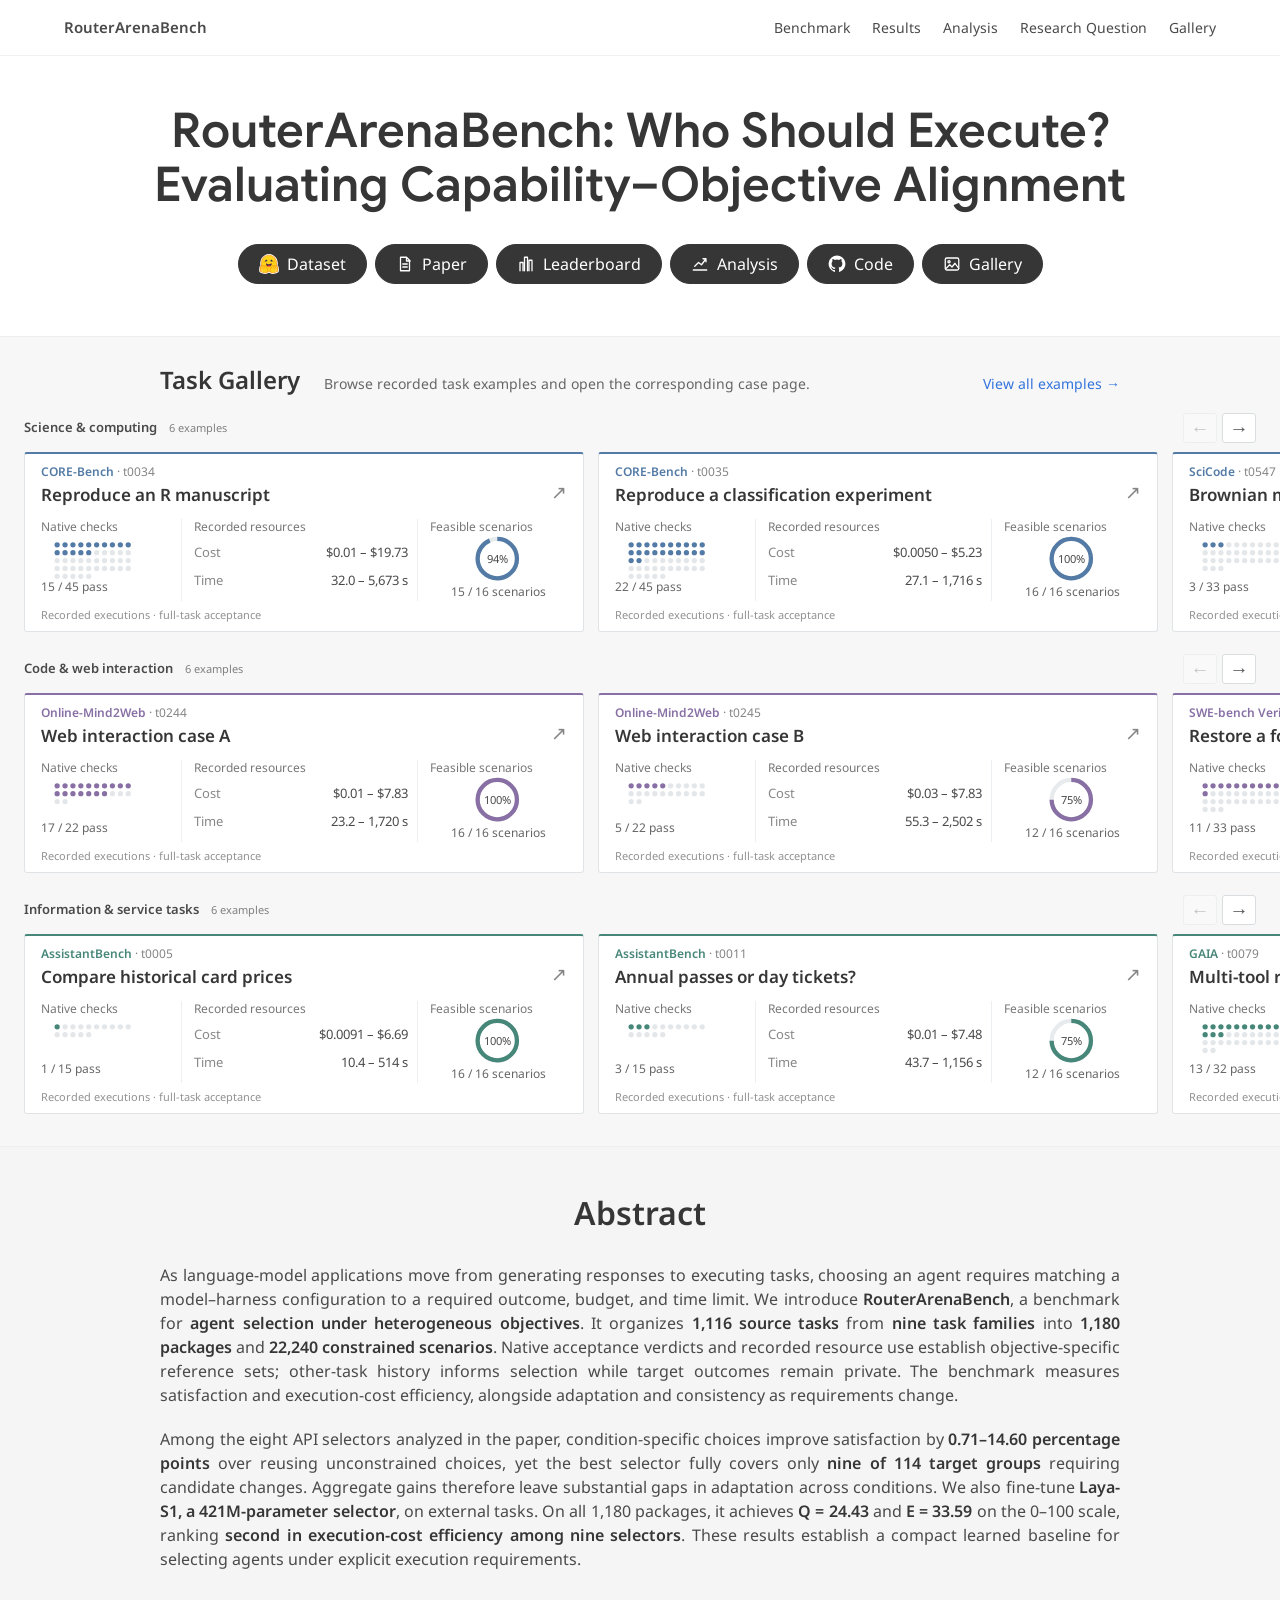
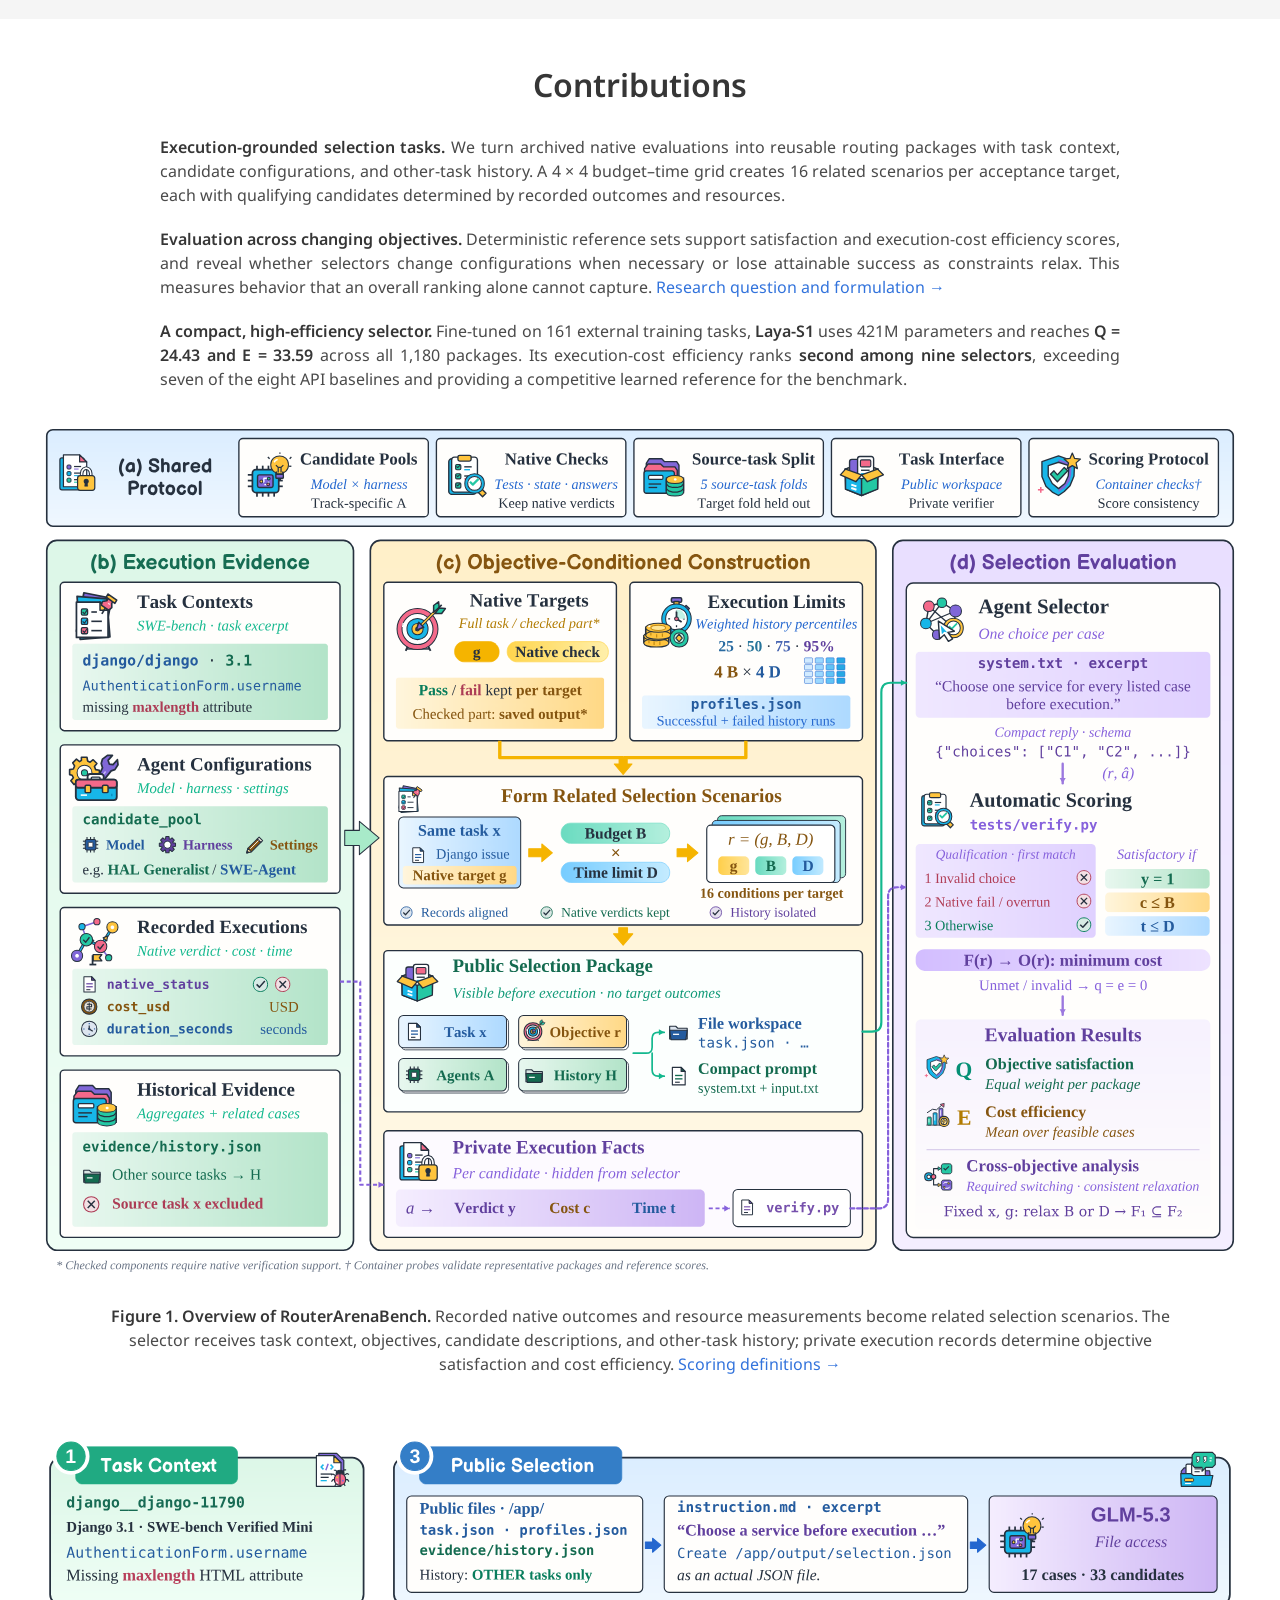
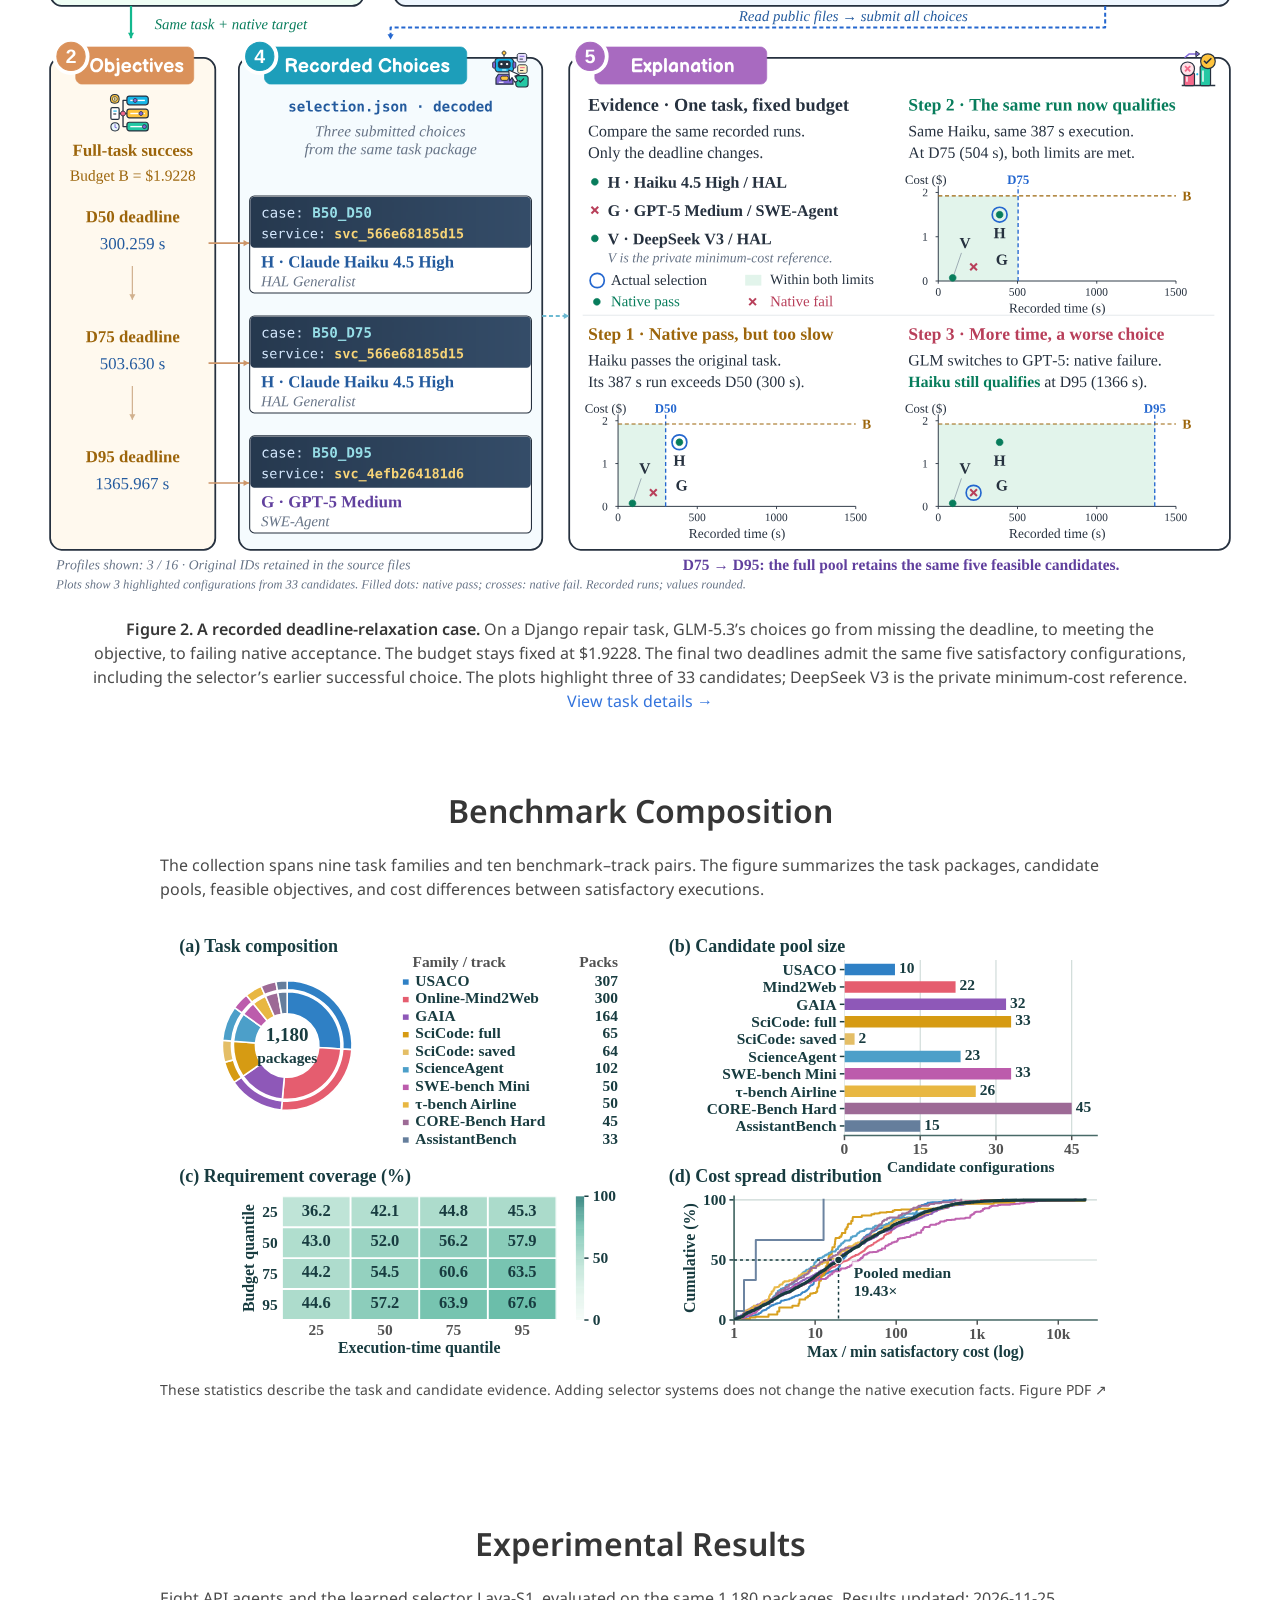
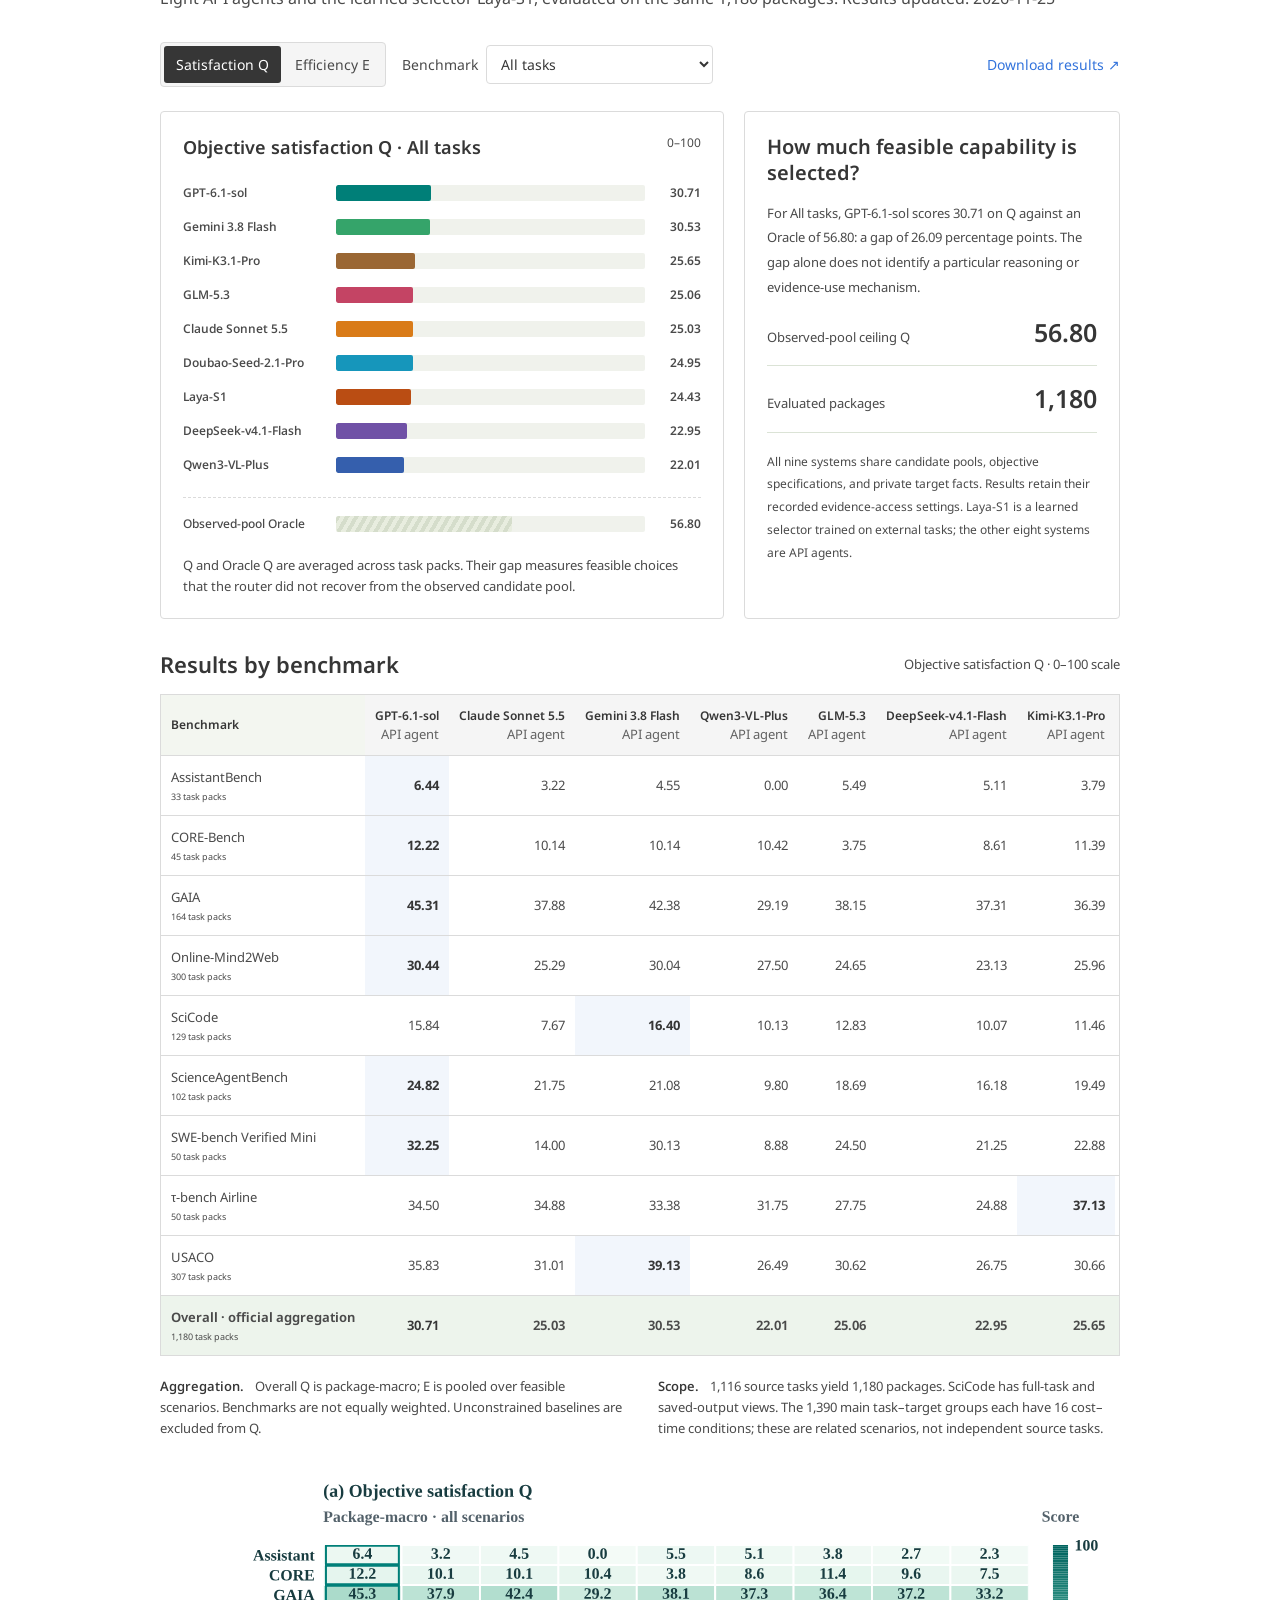
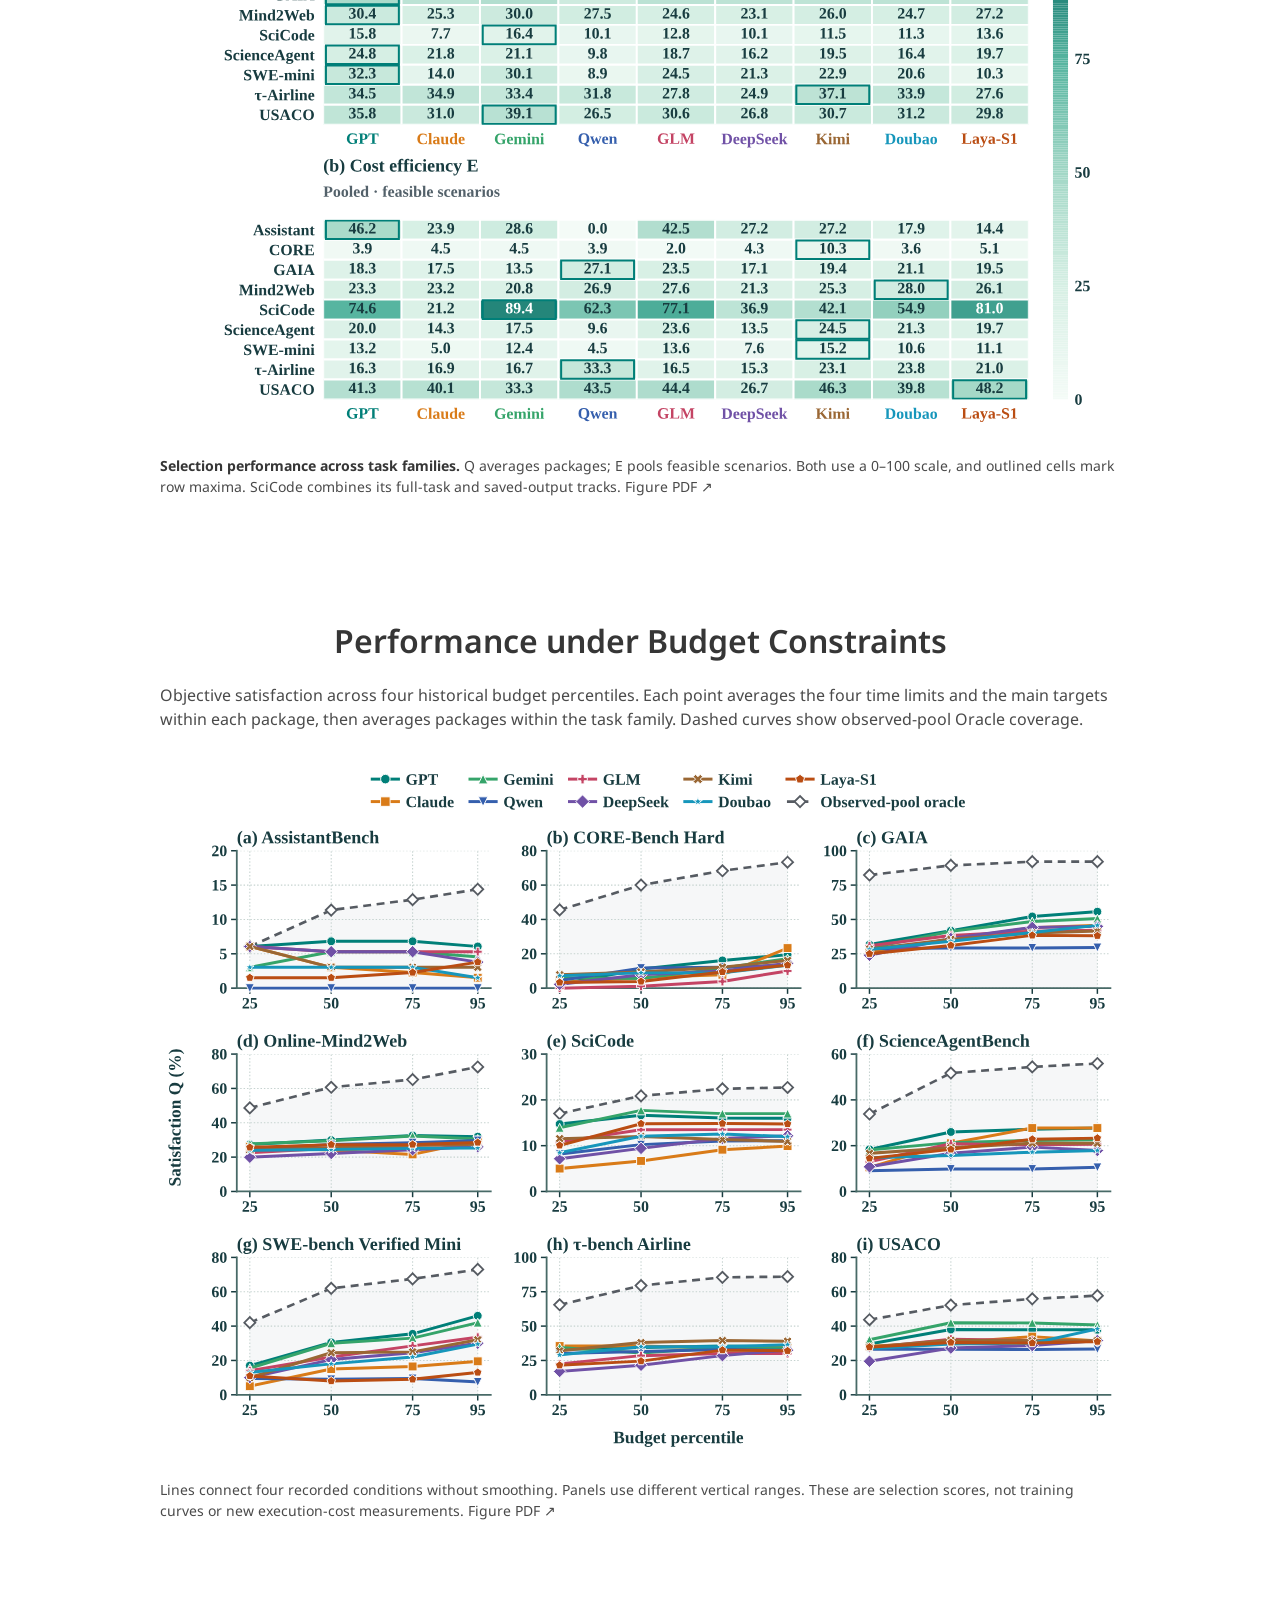
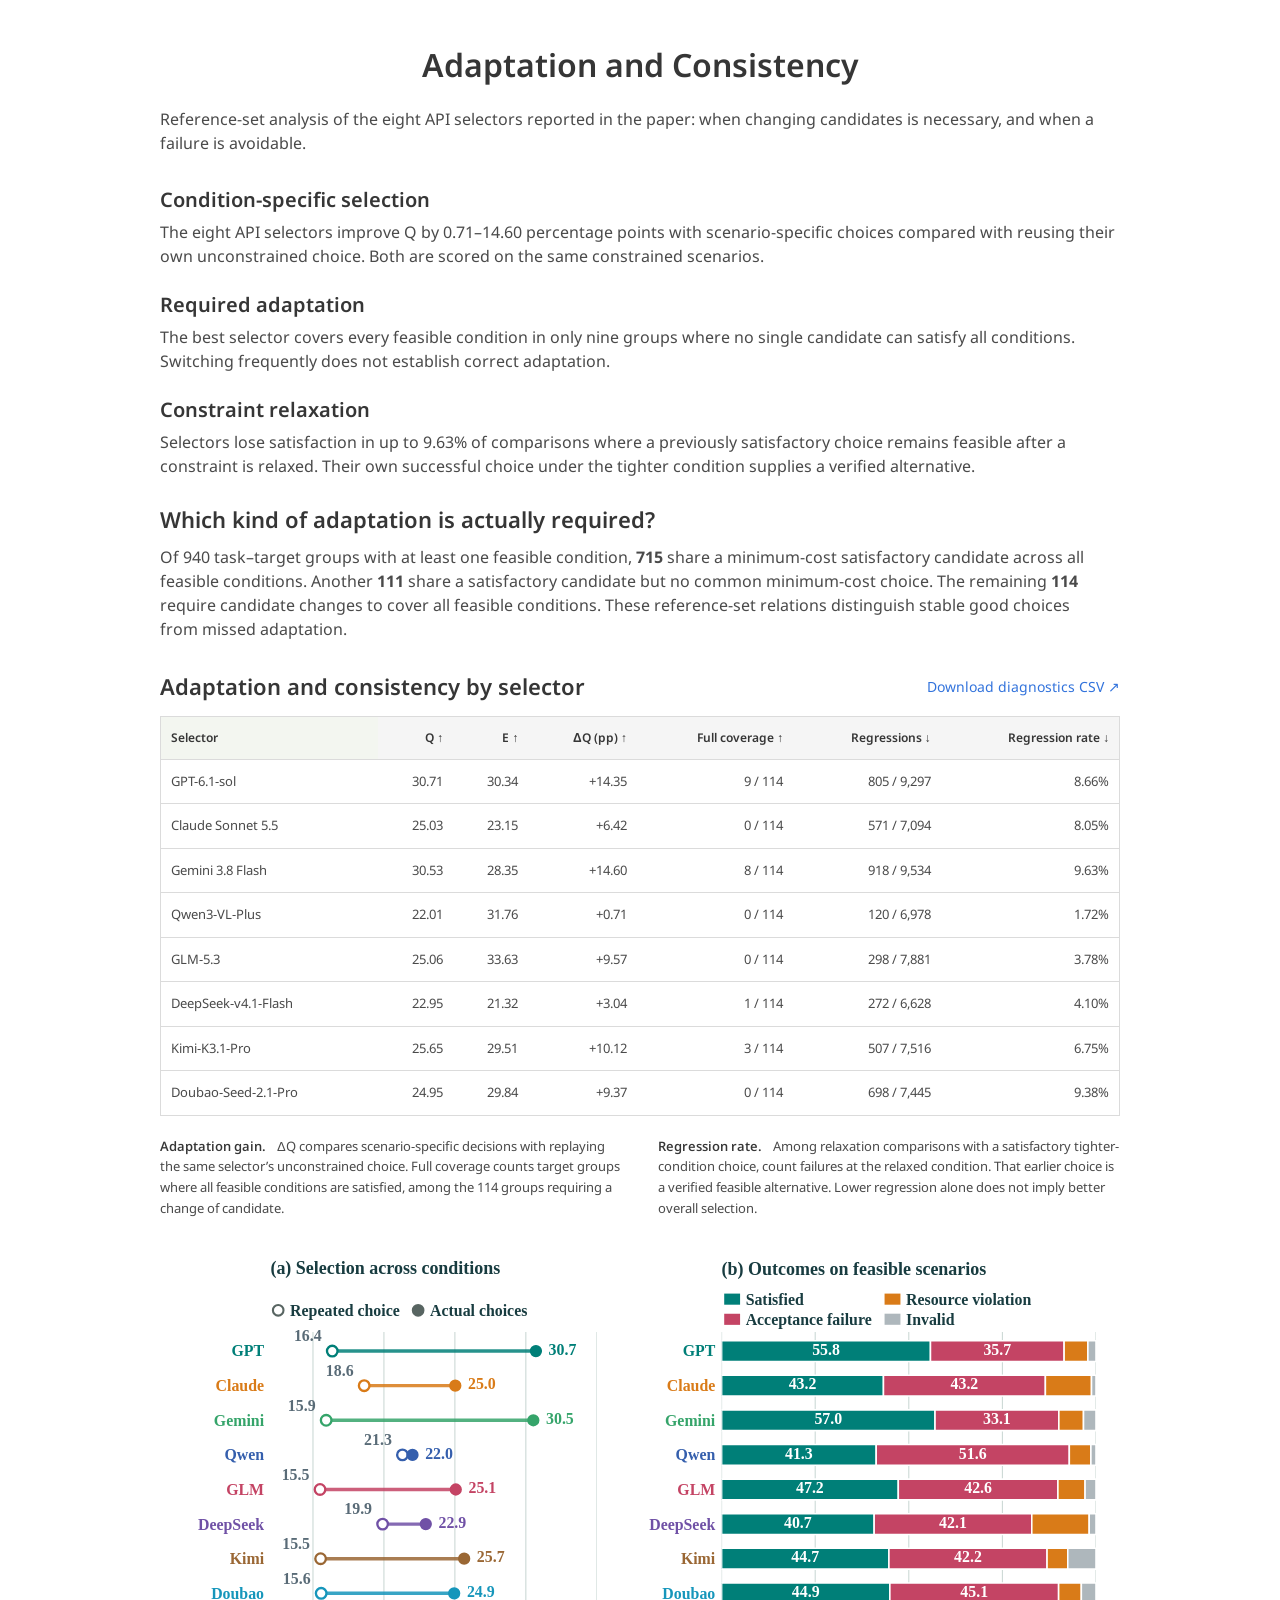
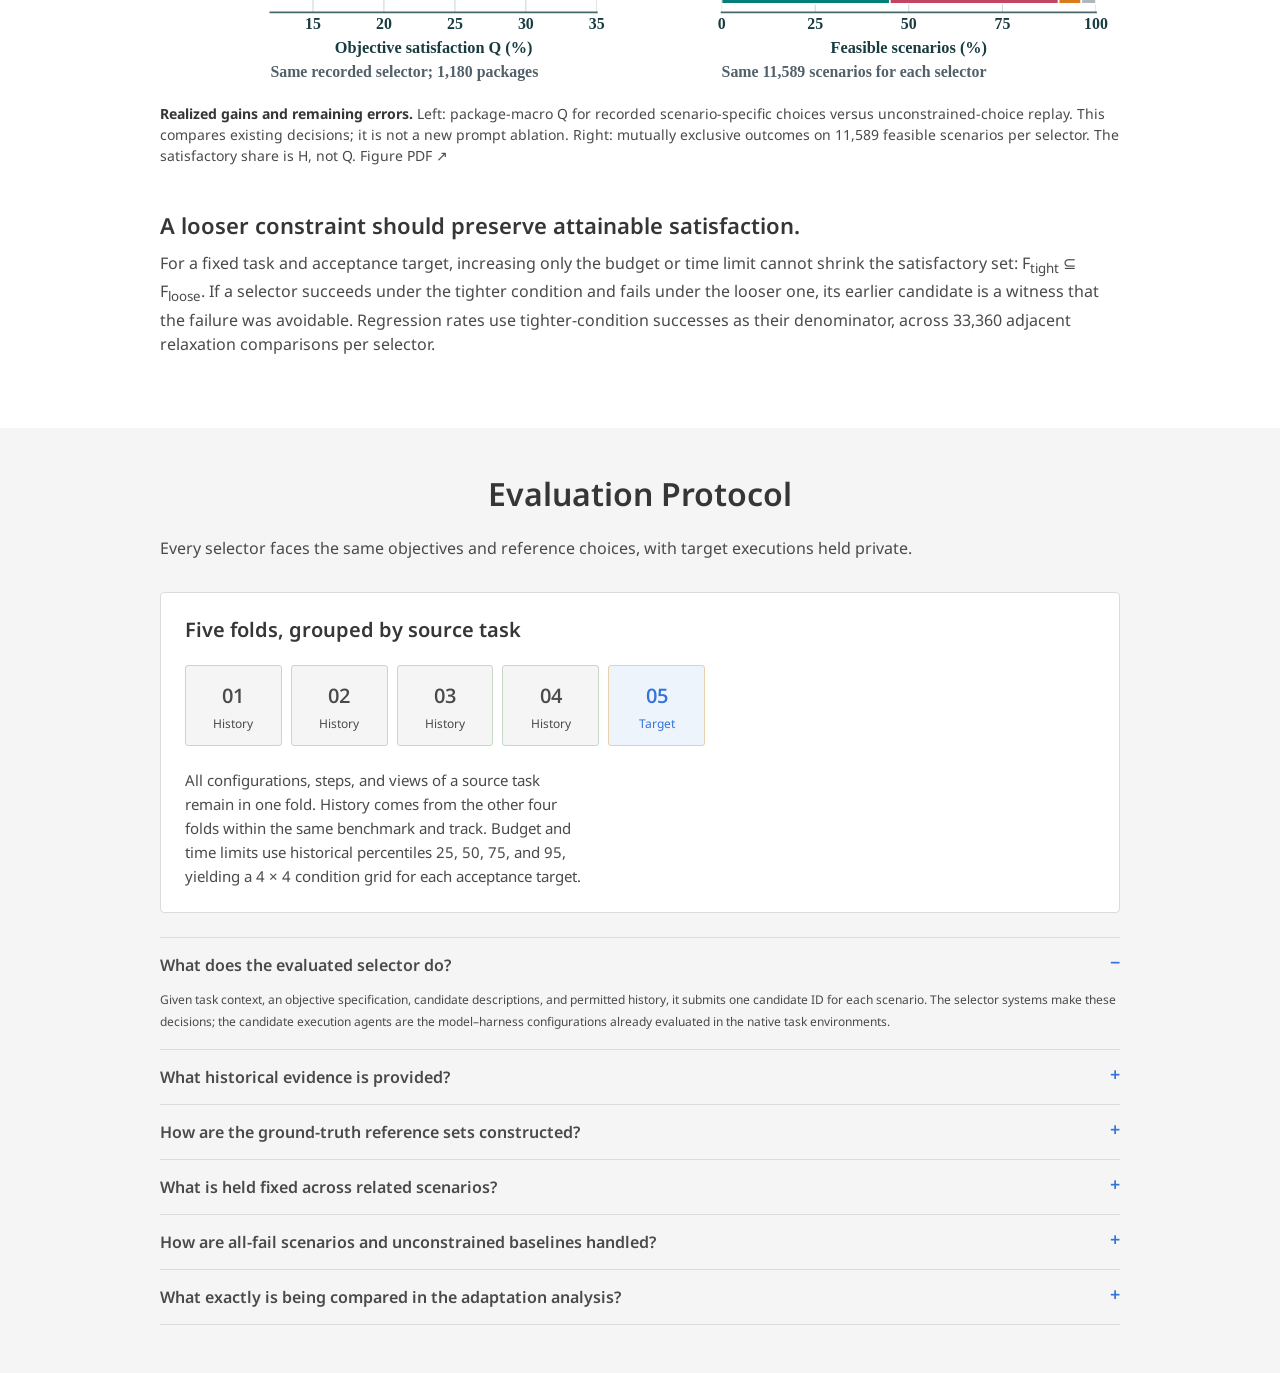
<file: index.html>
<!doctype html>
<html lang="en">
<head>
  <meta charset="utf-8">
  <meta name="viewport" content="width=device-width, initial-scale=1">
  <meta name="theme-color" content="#ffffff">
  <meta name="description" content="RouterArenaBench evaluates capability–objective alignment in agent selection: native execution evidence, explicit acceptance targets and resource constraints, and evaluation of satisfaction, efficiency, adaptation, and consistency, with main results for nine selector systems.">
  <link rel="canonical" href="https://chansl-lucky.github.io/agent-selection-benchmark/">
  <meta property="og:type" content="website">
  <meta property="og:title" content="RouterArenaBench: Who Should Execute? Evaluating Capability–Objective Alignment">
  <meta property="og:description" content="Nine selectors. Nine task families. Execution-grounded evaluation of objective satisfaction, cost efficiency, adaptation, and consistency.">
  <title>RouterArenaBench: Who Should Execute? Evaluating Capability–Objective Alignment</title>
  <link rel="icon" href="assets/favicon.svg" type="image/svg+xml">
  <link rel="stylesheet" href="styles.css">
  <link rel="stylesheet" href="academic.css?v=laya-s1-20261125">
  <link rel="stylesheet" href="gallery-strip.css">
  <script type="module" src="app.js?v=laya-s1-20261125"></script>
</head>
<body>
  <a class="skip-link" href="#main">Skip to content</a>
  <header class="site-header">
    <a class="brand" href="./">RouterArenaBench</a>
    <nav aria-label="Main navigation"><a href="#framework">Benchmark</a><a href="#results">Results</a><a href="#analysis">Analysis</a><a href="research.html">Research Question</a><a href="gallery.html">Gallery</a></nav>
    <button class="menu-toggle" aria-label="Open navigation" aria-expanded="false"><span></span><span></span></button>
  </header>
  <main id="main">
    <section class="hero" id="top" aria-labelledby="hero-title">
      <h1 id="hero-title">RouterArenaBench: Who Should Execute?<br>Evaluating Capability–Objective Alignment</h1>
      <div class="resource-pills" aria-label="Project resources">
        <a class="pill" href="https://huggingface.co/datasets/PeterChan66/agent-selection-benchmark" target="_blank" rel="noopener"><img src="assets/huggingface.svg" alt="" width="20" height="20"> Dataset</a>
        <a class="pill" href="assets/paper.pdf?v=5d1f99cc" target="_blank" rel="noopener"><svg viewBox="0 0 24 24" aria-hidden="true" fill="none" stroke="currentColor" stroke-width="1.7" stroke-linecap="round" stroke-linejoin="round"><path d="M6 3h8l4 4v14H6zM14 3v5h5M9 12h6M9 16h6"/></svg> Paper</a>
        <a class="pill" href="#results"><svg viewBox="0 0 24 24" aria-hidden="true" fill="none" stroke="currentColor" stroke-width="1.7" stroke-linecap="round" stroke-linejoin="round"><path d="M4 21V10h4v11M10 21V3h4v18M16 21V7h4v14"/></svg> Leaderboard</a>
        <a class="pill" href="#analysis"><svg viewBox="0 0 24 24" aria-hidden="true" fill="none" stroke="currentColor" stroke-width="1.7" stroke-linecap="round" stroke-linejoin="round"><path d="M3 20h18M5 15l5-5 4 3 6-8M16 5h4v4"/></svg> Analysis</a>
        <a class="pill" href="https://github.com/Chansl-Lucky/agent-selection-benchmark" target="_blank" rel="noopener"><svg viewBox="0 0 24 24" aria-hidden="true"><path fill="currentColor" d="M12 .8a11.2 11.2 0 0 0-3.54 21.83c.56.1.77-.24.77-.54v-2.1c-3.14.68-3.8-1.33-3.8-1.33-.51-1.3-1.25-1.65-1.25-1.65-1.02-.7.08-.68.08-.68 1.13.08 1.72 1.16 1.72 1.16 1 1.71 2.62 1.22 3.26.93.1-.72.39-1.22.71-1.5-2.5-.29-5.13-1.25-5.13-5.56 0-1.23.44-2.24 1.16-3.03-.12-.28-.5-1.43.11-2.98 0 0 .95-.3 3.08 1.16a10.7 10.7 0 0 1 5.6 0c2.14-1.45 3.08-1.16 3.08-1.16.61 1.55.23 2.7.11 2.98.72.79 1.16 1.8 1.16 3.03 0 4.32-2.63 5.27-5.14 5.55.4.35.76 1.04.76 2.1v3.08c0 .3.2.65.77.54A11.2 11.2 0 0 0 12 .8Z"/></svg> Code</a>
        <a class="pill" href="gallery.html"><svg viewBox="0 0 24 24" aria-hidden="true" fill="none" stroke="currentColor" stroke-width="1.7" stroke-linecap="round" stroke-linejoin="round"><rect x="3" y="4" width="18" height="16" rx="2"/><circle cx="8" cy="9" r="1.5"/><path d="m4 18 5-5 3 3 4-5 5 7"/></svg> Gallery</a>
      </div>
    </section>
    <section class="home-gallery" id="examples" aria-labelledby="gallery-preview-title">
      <div class="gallery-strip-intro wrap"><h2 id="gallery-preview-title">Task Gallery</h2><p>Browse recorded task examples and open the corresponding case page.</p><a href="gallery.html">View all examples →</a></div>
      <div id="home-gallery-strips" class="gallery-strips" aria-label="Task examples by category"><p class="loading">Loading task examples…</p></div>
    </section>
    <section class="abstract-section" id="abstract" aria-labelledby="abstract-title">
      <div class="wrap prose">
        <h2 id="abstract-title">Abstract</h2>
        <p>As language-model applications move from generating responses to executing tasks, choosing an agent requires matching a model–harness configuration to a required outcome, budget, and time limit. We introduce <strong>RouterArenaBench</strong>, a benchmark for <strong>agent selection under heterogeneous objectives</strong>. It organizes <strong>1,116 source tasks</strong> from <strong>nine task families</strong> into <strong>1,180 packages</strong> and <strong>22,240 constrained scenarios</strong>. Native acceptance verdicts and recorded resource use establish objective-specific reference sets; other-task history informs selection while target outcomes remain private. The benchmark measures satisfaction and execution-cost efficiency, alongside adaptation and consistency as requirements change.</p>
        <p>Among the eight API selectors analyzed in the paper, condition-specific choices improve satisfaction by <strong>0.71–14.60 percentage points</strong> over reusing unconstrained choices, yet the best selector fully covers only <strong>nine of 114 target groups</strong> requiring candidate changes. Aggregate gains therefore leave substantial gaps in adaptation across conditions. We also fine-tune <strong>Laya-S1, a 421M-parameter selector</strong>, on external tasks. On all 1,180 packages, it achieves <strong>Q = 24.43</strong> and <strong>E = 33.59</strong> on the 0–100 scale, ranking <strong>second in execution-cost efficiency among nine selectors</strong>. These results establish a compact learned baseline for selecting agents under explicit execution requirements.</p>
      </div>
    </section>
    <section class="framework-section" id="framework" aria-labelledby="framework-title">
      <div class="wrap">
        <div class="section-heading"><h2 id="framework-title">Contributions</h2></div>
        <div class="benchmark-description prose" id="contributions">
          <p><strong>Execution-grounded selection tasks.</strong> We turn archived native evaluations into reusable routing packages with task context, candidate configurations, and other-task history. A 4 × 4 budget–time grid creates 16 related scenarios per acceptance target, each with qualifying candidates determined by recorded outcomes and resources.</p>
          <p><strong>Evaluation across changing objectives.</strong> Deterministic reference sets support satisfaction and execution-cost efficiency scores, and reveal whether selectors change configurations when necessary or lose attainable success as constraints relax. This measures behavior that an overall ranking alone cannot capture. <a href="research.html">Research question and formulation →</a></p>
          <p><strong>A compact, high-efficiency selector.</strong> Fine-tuned on 161 external training tasks, <strong>Laya-S1</strong> uses 421M parameters and reaches <strong>Q = 24.43 and E = 33.59</strong> across all 1,180 packages. Its execution-cost efficiency ranks <strong>second among nine selectors</strong>, exceeding seven of the eight API baselines and providing a competitive learned reference for the benchmark.</p>
        </div>
      </div>
      <div class="figure-sequence">
        <figure class="framework-figure overview-figure" aria-labelledby="framework-caption">
          <button class="image-zoom" data-image="assets/framework.svg?v=3531a34d" data-pdf="assets/framework.pdf?v=3531a34d" data-title="Benchmark framework" aria-label="Enlarge the benchmark framework">
            <img src="assets/framework.svg?v=3531a34d" alt="Benchmark workflow from recorded native executions to objective-conditioned task packages, public selector inputs, private reference sets, and evaluation of satisfaction, efficiency, and cross-objective consistency." width="2400" height="1725" loading="lazy">
            <span>Enlarge ↗</span>
          </button>
          <figcaption id="framework-caption"><strong>Figure 1. Overview of RouterArenaBench.</strong> Recorded native outcomes and resource measurements become related selection scenarios. The selector receives task context, objectives, candidate descriptions, and other-task history; private execution records determine objective satisfaction and cost efficiency. <a href="research.html#scoring">Scoring definitions →</a></figcaption>
        </figure>
        <figure class="framework-figure overview-figure" id="case-study" aria-labelledby="case-study-caption">
          <button class="image-zoom" data-image="assets/case_study.svg" data-pdf="assets/case_study.pdf" data-title="Django deadline-relaxation case study" aria-label="Enlarge the Django case study">
            <img src="assets/case_study.svg" alt="Actual GLM-5.3 choices for a Django repair task under three deadlines and a fixed budget. Haiku passes native acceptance but misses the first deadline, meets the second, and is replaced at the third by a GPT-5 configuration that fails native acceptance. The earlier successful choice remains feasible." width="2400" height="1535" loading="lazy">
            <span>Enlarge ↗</span>
          </button>
          <figcaption id="case-study-caption"><strong>Figure 2. A recorded deadline-relaxation case.</strong> On a Django repair task, GLM-5.3’s choices go from missing the deadline, to meeting the objective, to failing native acceptance. The budget stays fixed at $1.9228. The final two deadlines admit the same five satisfactory configurations, including the selector’s earlier successful choice. The plots highlight three of 33 candidates; DeepSeek V3 is the private minimum-cost reference. <a href="case.html?id=t0711">View task details →</a></figcaption>
        </figure>
      </div>
    </section>
    <section class="paper-section wrap" id="coverage" aria-labelledby="coverage-title"><div class="section-heading"><h2 id="coverage-title">Benchmark Composition</h2><p class="section-intro">The collection spans nine task families and ten benchmark–track pairs. The figure summarizes the task packages, candidate pools, feasible objectives, and cost differences between satisfactory executions.</p></div><figure class="framework-figure paper-figure"><a class="figure-image" href="assets/benchmark_landscape.svg" target="_blank" rel="noopener" aria-label="Open the benchmark structure figure"><img src="assets/benchmark_landscape.svg" width="1200" height="540" loading="lazy" alt="Benchmark structure showing package distribution, candidate counts, feasibility across budget and time conditions, and cost differences between satisfactory candidates."></a><figcaption>These statistics describe the task and candidate evidence. Adding selector systems does not change the native execution facts. <a href="assets/benchmark_landscape.pdf" target="_blank" rel="noopener">Figure PDF ↗</a></figcaption></figure></section>
    <section class="results-section wrap" id="results" aria-labelledby="results-title"><div class="section-heading"><div><h2 id="results-title">Experimental Results</h2></div><p class="section-intro">Eight API agents and the learned selector Laya-S1, evaluated on the same 1,180 packages.<br> <span id="snapshot-label">Results updated: 2026-11-25</span></p></div>
      <div class="result-controls"><div class="segmented" role="group" aria-label="Evaluation metric"><button class="active" data-metric="q" aria-pressed="true">Satisfaction Q</button><button data-metric="e" aria-pressed="false">Efficiency E</button></div><label class="benchmark-select">Benchmark <select id="benchmark-filter"><option value="ALL">All tasks</option></select></label><a class="text-button download-link" href="data/complete_scores.csv?v=laya-s1-20261125" download>Download results ↗</a></div>
      <div class="results-grid"><div class="ranking-panel"><div class="chart-heading"><h3 id="chart-title">Objective satisfaction Q · All tasks</h3><span>0–100</span></div><div id="bar-chart" aria-live="polite"></div><p class="chart-footnote" id="chart-footnote"></p></div><div class="reading-panel"><h3 id="result-insight-title">The gap to attainable outcomes</h3><p id="result-insight"></p><div class="result-stat-row"><span>Observed-pool upper bound</span><strong id="result-oracle">—</strong></div><div class="result-stat-row"><span>Evaluated packages</span><strong id="result-pack-count">—</strong></div><p class="reading-note">All nine systems share candidate pools, objective specifications, and private target facts. Results retain their recorded evidence-access settings. Laya-S1 is a learned selector trained on external tasks; the other eight systems are API agents.</p></div></div>
      <div class="table-topline"><h3>Results by benchmark</h3><span id="table-metric-label">Objective satisfaction Q · 0–100</span></div><div class="table-scroll" tabindex="0" role="region" aria-label="Scrollable per-benchmark results"><table id="results-table"><caption class="sr-only">Results for nine task families and nine fully evaluated selector systems</caption><thead></thead><tbody></tbody></table></div><div class="results-notes"><p><b>Aggregation.</b> Overall Q is package-macro; E is pooled over feasible scenarios. Benchmarks are not equally weighted. Unconstrained baselines are excluded from Q.</p><p><b>Scope.</b> 1,116 source tasks yield 1,180 packages. SciCode has full-task and saved-output views. The 1,390 main task–target groups each have 16 cost–time conditions; these are related scenarios, not independent source tasks.</p></div>
    <figure class="framework-figure paper-figure"><a class="figure-image" href="assets/selector_comparison.svg?v=laya-s1-20261125" target="_blank" rel="noopener" aria-label="Open the task-family selection results figure"><img src="assets/selector_comparison.svg?v=laya-s1-20261125" width="1200" height="713" loading="lazy" alt="Heatmaps of objective satisfaction Q and cost efficiency E across nine task families and nine selectors, with the best selector in each row outlined."></a><figcaption><strong>Selection performance across task families.</strong> Q averages packages; E pools feasible scenarios. Both use a 0–100 scale, and outlined cells mark row maxima. SciCode combines its full-task and saved-output tracks. <a href="assets/selector_comparison.pdf?v=laya-s1-20261125" target="_blank" rel="noopener">Figure PDF ↗</a></figcaption></figure>
    </section>
    <section class="paper-section wrap" id="conditions" aria-labelledby="conditions-title"><div class="section-heading"><h2 id="conditions-title">Performance under Budget Constraints</h2><p class="section-intro">Objective satisfaction across four historical budget percentiles. Each point averages the four time limits and the main targets within each package, then averages packages within the task family. Dashed curves show observed-pool Oracle coverage.</p></div><figure class="framework-figure paper-figure"><a class="figure-image" href="assets/budget_conditions.svg?v=laya-s1-20261125" target="_blank" rel="noopener" aria-label="Open the budget-conditioned satisfaction figure"><img src="assets/budget_conditions.svg?v=laya-s1-20261125" width="1200" height="878" loading="lazy" alt="Nine task-family panels show objective satisfaction for nine selectors over four historical budget percentiles, together with observed-pool oracle coverage."></a><figcaption>Lines connect four recorded conditions without smoothing. Panels use different vertical ranges. These are selection scores, not training curves or new execution-cost measurements. <a href="assets/budget_conditions.pdf?v=laya-s1-20261125" target="_blank" rel="noopener">Figure PDF ↗</a></figcaption></figure></section>
    <section class="analysis-section wrap" id="analysis" aria-labelledby="analysis-title">
      <div class="section-heading"><div><h2 id="analysis-title">Adaptation and Consistency</h2></div><p class="section-intro">Reference-set analysis of the eight API selectors reported in the paper: when changing candidates is necessary, and when a failure is avoidable.</p></div>
      <div class="analysis-findings"><article><h3>Condition-specific selection</h3><p>The eight API selectors improve Q by 0.71–14.60 percentage points with scenario-specific choices compared with reusing their own unconstrained choice. Both are scored on the same constrained scenarios.</p></article><article><h3>Required adaptation</h3><p>The best selector covers every feasible condition in only nine groups where no single candidate can satisfy all conditions. Switching frequently does not establish correct adaptation.</p></article><article><h3>Constraint relaxation</h3><p>Selectors lose satisfaction in up to 9.63% of comparisons where a previously satisfactory choice remains feasible after a constraint is relaxed. Their own successful choice under the tighter condition supplies a verified alternative.</p></article></div>
      <div class="analysis-copy"><h3>Which kind of adaptation is actually required?</h3><p>Of 940 task–target groups with at least one feasible condition, <strong>715</strong> share a minimum-cost satisfactory candidate across all feasible conditions. Another <strong>111</strong> share a satisfactory candidate but no common minimum-cost choice. The remaining <strong>114</strong> require candidate changes to cover all feasible conditions. These reference-set relations distinguish stable good choices from missed adaptation.</p></div>
      <div id="adaptation-table-container"></div>
      <figure class="framework-figure paper-figure"><a class="figure-image" href="assets/objective_diagnostics.svg" target="_blank" rel="noopener" aria-label="Open the condition-specific selection and error analysis figure"><img src="assets/objective_diagnostics.svg" width="1200" height="548" loading="lazy" alt="Eight-selector comparison of scenario-specific choices against unconstrained-choice replay, alongside satisfactory outcomes, native failures, resource violations, and invalid choices on feasible scenarios."></a><figcaption><strong>Realized gains and remaining errors.</strong> Left: package-macro Q for recorded scenario-specific choices versus unconstrained-choice replay. This compares existing decisions; it is not a new prompt ablation. Right: mutually exclusive outcomes on 11,589 feasible scenarios per selector. The satisfactory share is H, not Q. <a href="assets/objective_diagnostics.pdf" target="_blank" rel="noopener">Figure PDF ↗</a></figcaption></figure>

      <div class="analysis-copy"><h3>A looser constraint should preserve attainable satisfaction.</h3><p>For a fixed task and acceptance target, increasing only the budget or time limit cannot shrink the satisfactory set: F<sub>tight</sub> ⊆ F<sub>loose</sub>. If a selector succeeds under the tighter condition and fails under the looser one, its earlier candidate is a witness that the failure was avoidable. Regression rates use tighter-condition successes as their denominator, across 33,360 adjacent relaxation comparisons per selector.</p></div>
    </section>
    <section class="protocol-section" id="protocol" aria-labelledby="protocol-title"><div class="wrap"><div class="section-heading"><div><h2 id="protocol-title">Evaluation Protocol</h2></div><p class="section-intro">Every selector faces the same objectives and reference choices, with target executions held private.</p></div><div class="protocol-grid"><div class="fold-card"><h3>Five folds, grouped by source task</h3><div class="folds" aria-label="Four historical folds and one target fold"><span>01<small>History</small></span><span>02<small>History</small></span><span>03<small>History</small></span><span>04<small>History</small></span><span>05<small>Target</small></span></div><p>All configurations, steps, and views of a source task remain in one fold. History comes from the other four folds within the same benchmark and track. Budget and time limits use historical percentiles 25, 50, 75, and 95, yielding a 4 × 4 condition grid for each acceptance target.</p></div><div class="protocol-details"><details open><summary>What does the evaluated selector do?</summary><p>Given task context, an objective specification, candidate descriptions, and permitted history, it submits one candidate ID for each scenario. The selector systems make these decisions; the candidate execution agents are the model–harness configurations already evaluated in the native task environments.</p></details><details><summary>What historical evidence is provided?</summary><p>The recorded suite uses file-access and compact direct-input interfaces. Compact inputs contain candidate outcome and resource summaries, plus up to two related cases retrieved with BM25 from public task text. Current-task outcomes and resources are excluded from selector-visible history.</p></details><details><summary>How are the ground-truth reference sets constructed?</summary><p>For objective r = (g, B, D), the satisfactory set F contains candidates that pass native target g with cost ≤ B and duration ≤ D. Its minimum-cost subset O admits ties. These sets come from recorded execution facts, not a new LLM judge, and are shared across all selectors.</p></details><details><summary>What is held fixed across related scenarios?</summary><p>A task–target group retains its context, native target, candidate identities, and execution facts while cost and time limits vary. SciCode also supports full-task and saved-output targets from shared source tasks. These relations make adaptation and constraint-relaxation consistency directly testable.</p></details><details><summary>How are all-fail scenarios and unconstrained baselines handled?</summary><p>Of 22,240 main scenarios per selector, 11,589 have at least one satisfactory candidate and 10,651 have none. All-fail scenarios remain in Q and its oracle with zero credit, and are excluded from E and H. The 1,454 unconstrained reference choices are retained separately and do not enter Q.</p></details><details><summary>What exactly is being compared in the adaptation analysis?</summary><p>Reference-set intersections determine whether one candidate can remain satisfactory or minimum-cost across conditions. The unconstrained replay comparison and relaxation checks reuse recorded submissions and existing execution facts. They are analyses of realized choices, not additional independent trials or controlled prompt interventions.</p></details></div></div></div></section>
  </main>
  <dialog id="image-dialog" class="image-dialog" aria-label="Enlarged figure"><button class="dialog-close" aria-label="Close figure">×</button><div class="zoom-toolbar"><span id="zoom-title">Benchmark framework</span><a href="assets/framework.pdf?v=3531a34d" target="_blank" rel="noopener">Open PDF ↗</a></div><div class="image-dialog-scroll"><img src="assets/framework.svg?v=3531a34d" alt="Enlarged benchmark framework"></div></dialog>
  <div id="data-error" class="data-error" role="alert" hidden>Unable to load the data. Open this page through the project's HTTP server, or refresh to try again.</div>
</body>
</html>
</file>
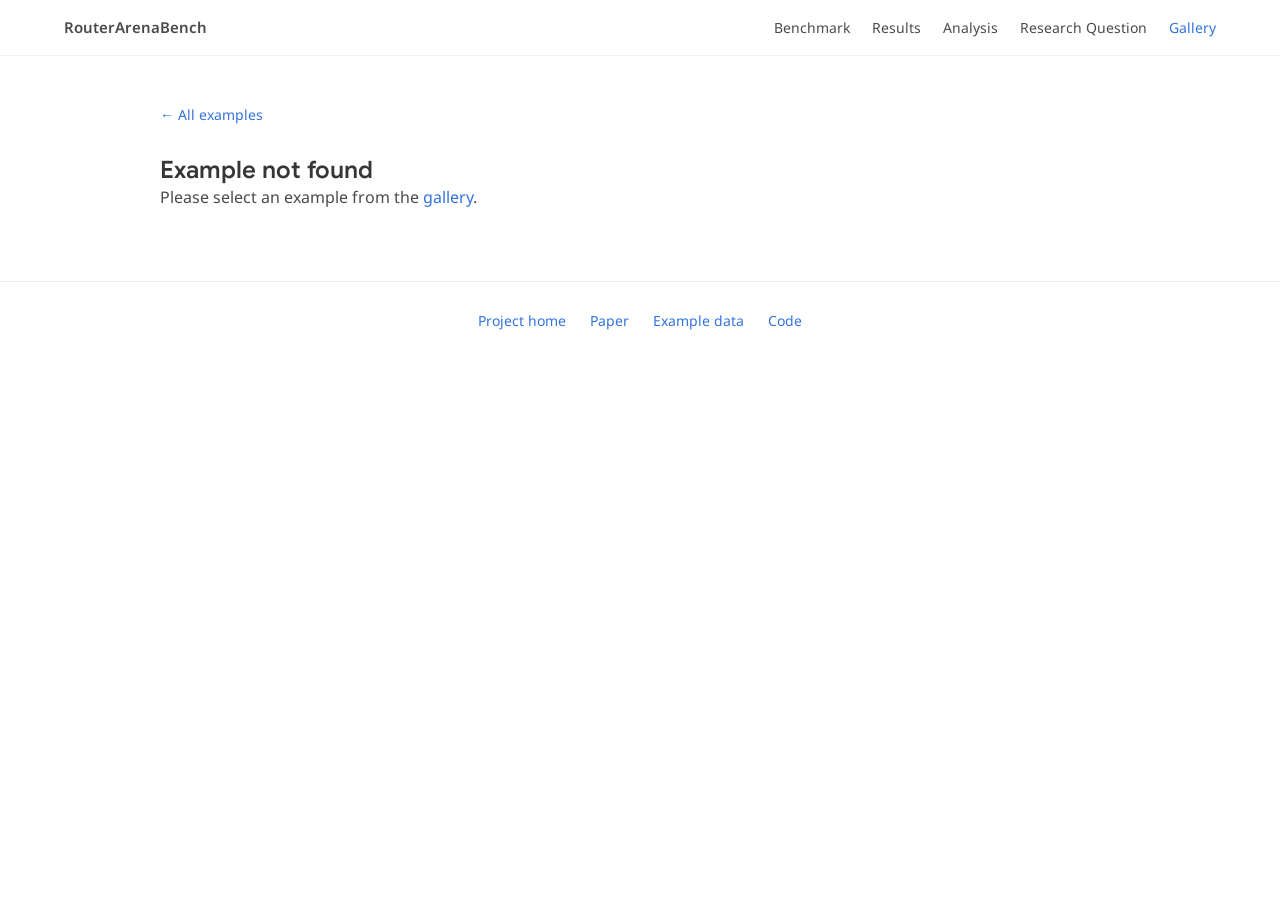
<file: case.html>
<!doctype html>
<html lang="en"><head><meta charset="utf-8"><meta name="viewport" content="width=device-width, initial-scale=1"><meta name="description" content="Archived examples from the agent selection benchmark, with native acceptance and resource facts."><title>Example details · RouterArenaBench</title><link rel="icon" href="assets/favicon.svg" type="image/svg+xml"><link rel="stylesheet" href="styles.css"><link rel="stylesheet" href="academic.css"><link rel="stylesheet" href="gallery.css"><script type="module" src="gallery.js?v=routerarena-20261125"></script></head><body class="case-page"><a class="skip-link" href="#main">Skip to content</a>
<header class="site-header"><a class="brand" href="./">RouterArenaBench</a><nav aria-label="Main navigation"><a href="./#framework">Benchmark</a><a href="./#results">Results</a><a href="./#analysis">Analysis</a><a href="research.html">Research Question</a><a href="gallery.html" aria-current="page">Gallery</a></nav><button class="menu-toggle" aria-label="Open navigation" aria-expanded="false"><span></span><span></span></button></header><main id="main" class="gallery-shell"><p class="case-back"><a href="gallery.html">← All examples</a></p><article id="case-content"><p role="status">Loading the archived example…</p></article><p id="gallery-error" role="alert" hidden>Example data could not be loaded. Please reload the page.</p></main><footer class="gallery-footer"><a href="./">Project home</a><a href="assets/paper.pdf?v=5d1f99cc">Paper</a><a href="data/gallery.json" download>Example data</a><a href="https://github.com/Chansl-Lucky/agent-selection-benchmark">Code</a></footer></body></html>
</file>
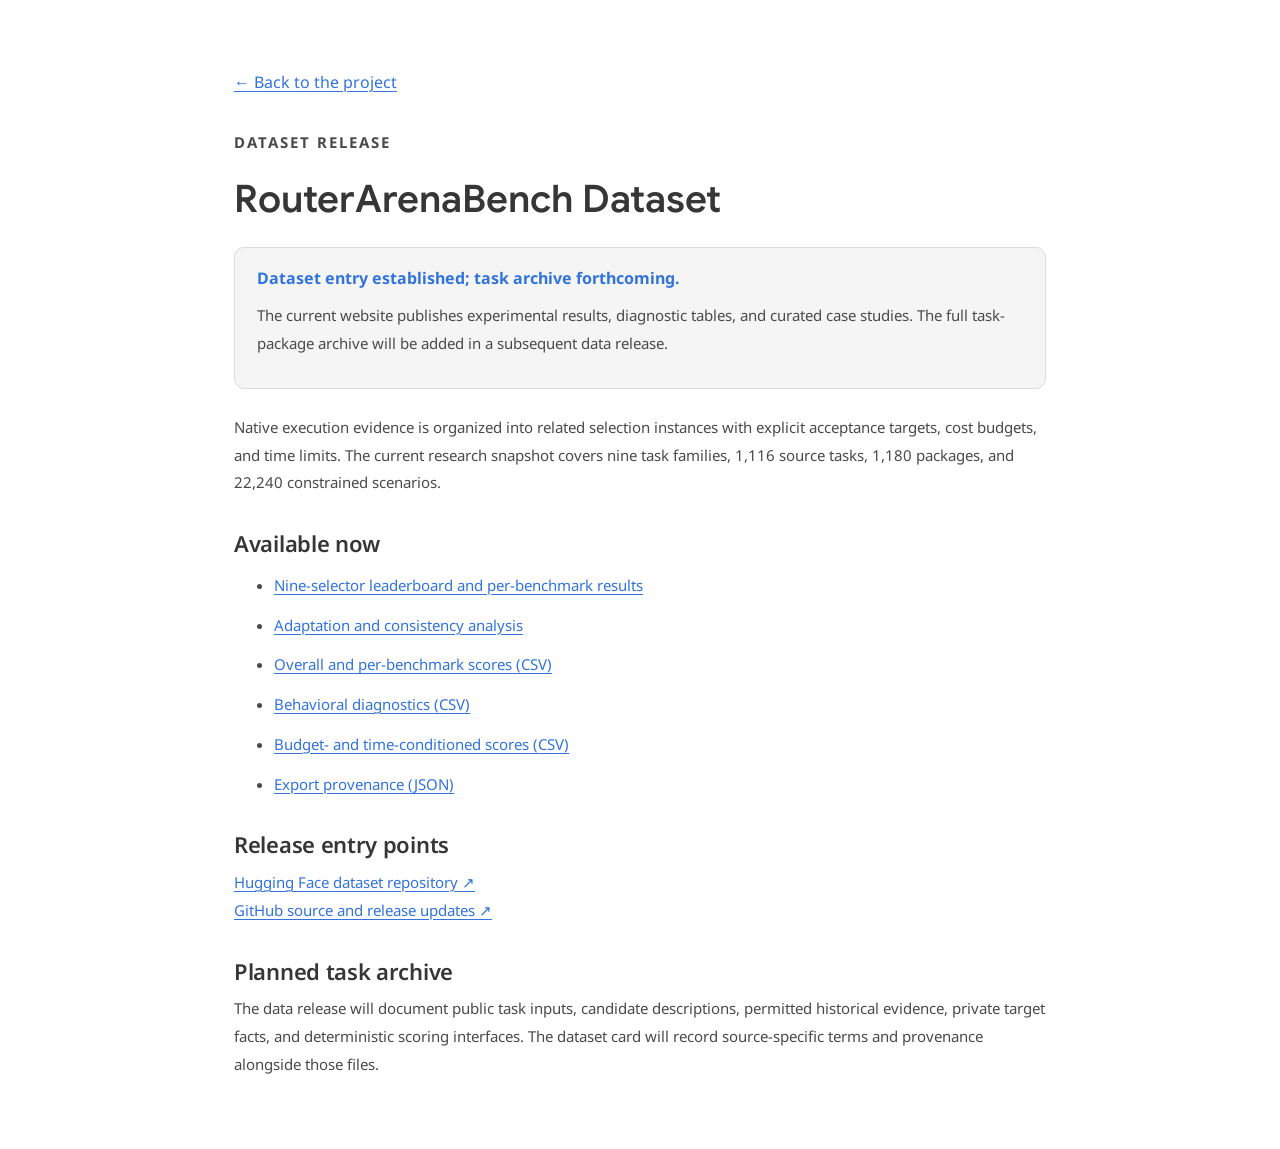
<file: dataset.html>
<!doctype html>
<html lang="en"><head><meta charset="utf-8"><meta name="viewport" content="width=device-width,initial-scale=1"><meta name="description" content="Dataset release information for agent selection under heterogeneous objectives."><title>Dataset | RouterArenaBench</title><link rel="icon" href="assets/favicon.svg" type="image/svg+xml"><link rel="stylesheet" href="styles.css"><link rel="stylesheet" href="academic.css"></head><body><main class="dataset-shell"><a href="index.html">← Back to the project</a><p class="eyebrow" style="margin-top:35px">DATASET RELEASE</p><h1>RouterArenaBench Dataset</h1><div class="release-status"><strong>Dataset entry established; task archive forthcoming.</strong><p>The current website publishes experimental results, diagnostic tables, and curated case studies. The full task-package archive will be added in a subsequent data release.</p></div><p>Native execution evidence is organized into related selection instances with explicit acceptance targets, cost budgets, and time limits. The current research snapshot covers nine task families, 1,116 source tasks, 1,180 packages, and 22,240 constrained scenarios.</p><h2>Available now</h2><ul><li><a href="index.html#results">Nine-selector leaderboard and per-benchmark results</a></li><li><a href="index.html#analysis">Adaptation and consistency analysis</a></li><li><a href="data/complete_scores.csv?v=laya-20261125" download>Overall and per-benchmark scores (CSV)</a></li><li><a href="data/model_diagnostics.csv" download>Behavioral diagnostics (CSV)</a></li><li><a href="data/condition_scores.csv?v=laya-20261125" download>Budget- and time-conditioned scores (CSV)</a></li><li><a href="data/source_manifest.json?v=laya-20261125" download>Export provenance (JSON)</a></li></ul><h2>Release entry points</h2><p><a href="https://huggingface.co/datasets/PeterChan66/agent-selection-benchmark">Hugging Face dataset repository ↗</a><br><a href="https://github.com/Chansl-Lucky/agent-selection-benchmark">GitHub source and release updates ↗</a></p><h2>Planned task archive</h2><p>The data release will document public task inputs, candidate descriptions, permitted historical evidence, private target facts, and deterministic scoring interfaces. The dataset card will record source-specific terms and provenance alongside those files.</p></main></body></html>
</file>
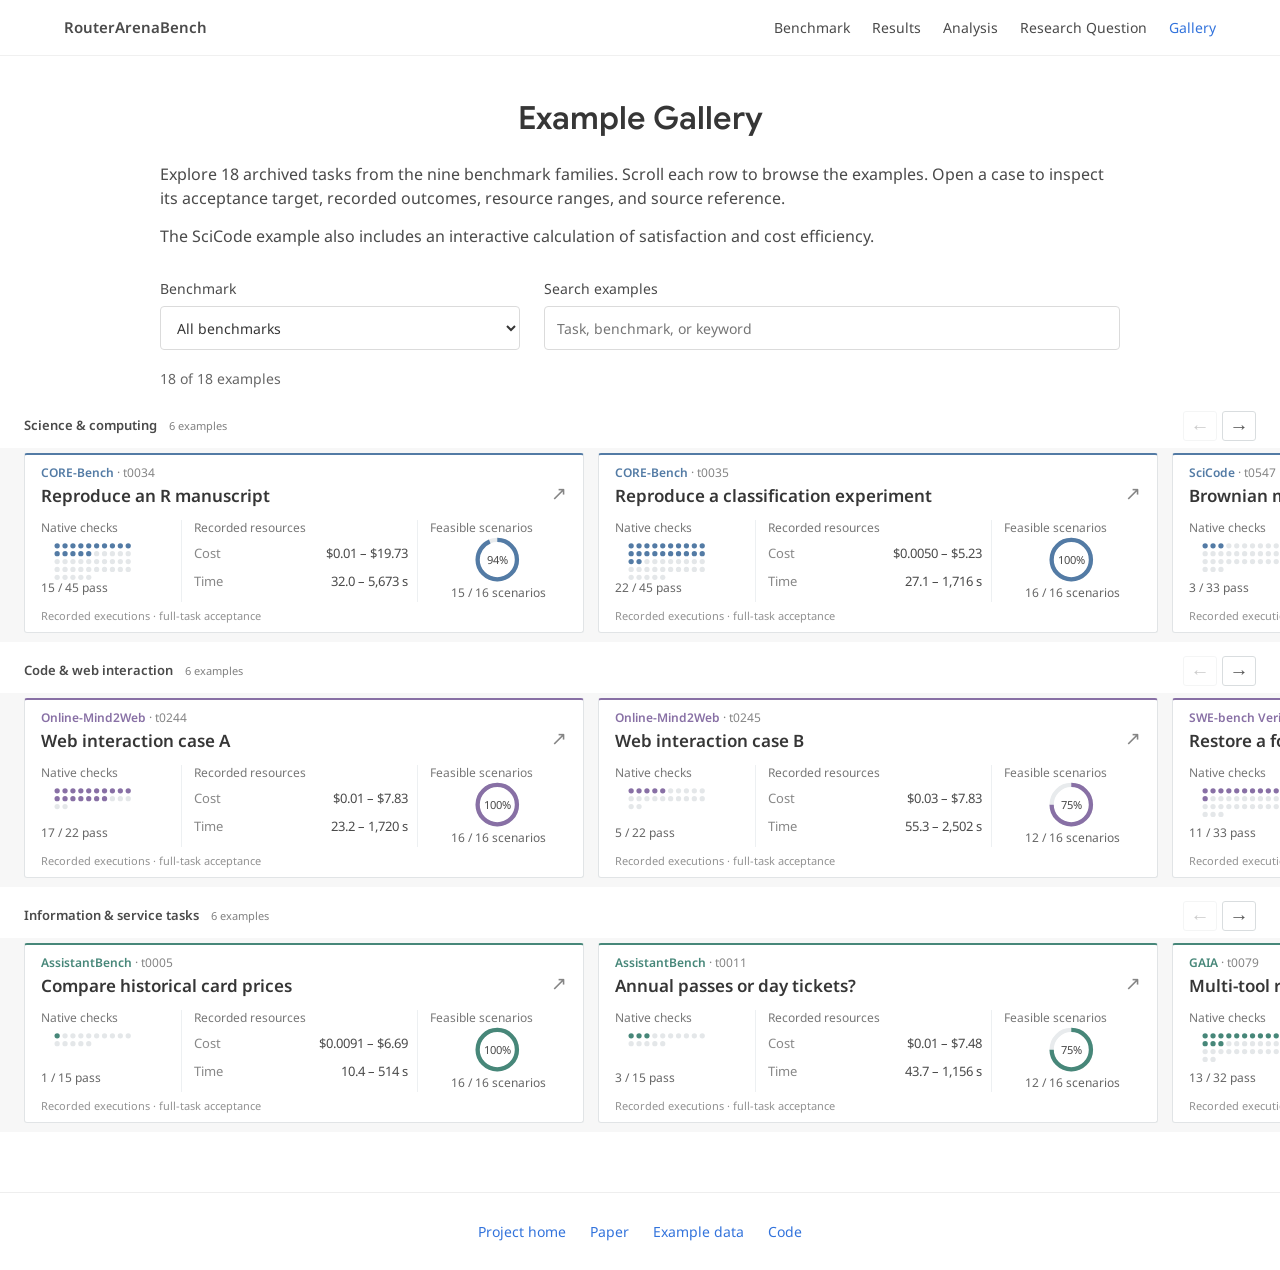
<file: gallery.html>
<!doctype html>
<html lang="en"><head><meta charset="utf-8"><meta name="viewport" content="width=device-width, initial-scale=1"><meta name="description" content="Archived examples from the agent selection benchmark, with native acceptance and resource facts."><title>Gallery · RouterArenaBench</title><link rel="icon" href="assets/favicon.svg" type="image/svg+xml"><link rel="stylesheet" href="styles.css"><link rel="stylesheet" href="academic.css"><link rel="stylesheet" href="gallery.css"><link rel="stylesheet" href="gallery-strip.css"><script type="module" src="gallery.js?v=routerarena-20261125"></script></head><body class="gallery-page"><a class="skip-link" href="#main">Skip to content</a>
<header class="site-header"><a class="brand" href="./">RouterArenaBench</a><nav aria-label="Main navigation"><a href="./#framework">Benchmark</a><a href="./#results">Results</a><a href="./#analysis">Analysis</a><a href="research.html">Research Question</a><a href="gallery.html" aria-current="page">Gallery</a></nav><button class="menu-toggle" aria-label="Open navigation" aria-expanded="false"><span></span><span></span></button></header><main id="main" class="gallery-shell"><div class="gallery-intro"><h1>Example Gallery</h1><p>Explore 18 archived tasks from the nine benchmark families. Scroll each row to browse the examples. Open a case to inspect its acceptance target, recorded outcomes, resource ranges, and source reference.</p><p>The SciCode example also includes an interactive calculation of satisfaction and cost efficiency.</p></div>
<form class="gallery-filters" role="search"><label>Benchmark<select id="gallery-filter"><option value="all">All benchmarks</option></select></label><label>Search examples<input id="gallery-search" type="search" placeholder="Task, benchmark, or keyword"></label></form>
<p id="gallery-count" class="gallery-count" role="status" aria-live="polite">Loading examples…</p><div id="example-grid" class="gallery-strips"></div><p id="gallery-error" role="alert" hidden>Example data could not be loaded. Please reload the page.</p></main><footer class="gallery-footer"><a href="./">Project home</a><a href="assets/paper.pdf?v=5d1f99cc">Paper</a><a href="data/gallery.json" download>Example data</a><a href="https://github.com/Chansl-Lucky/agent-selection-benchmark">Code</a></footer></body></html>
</file>
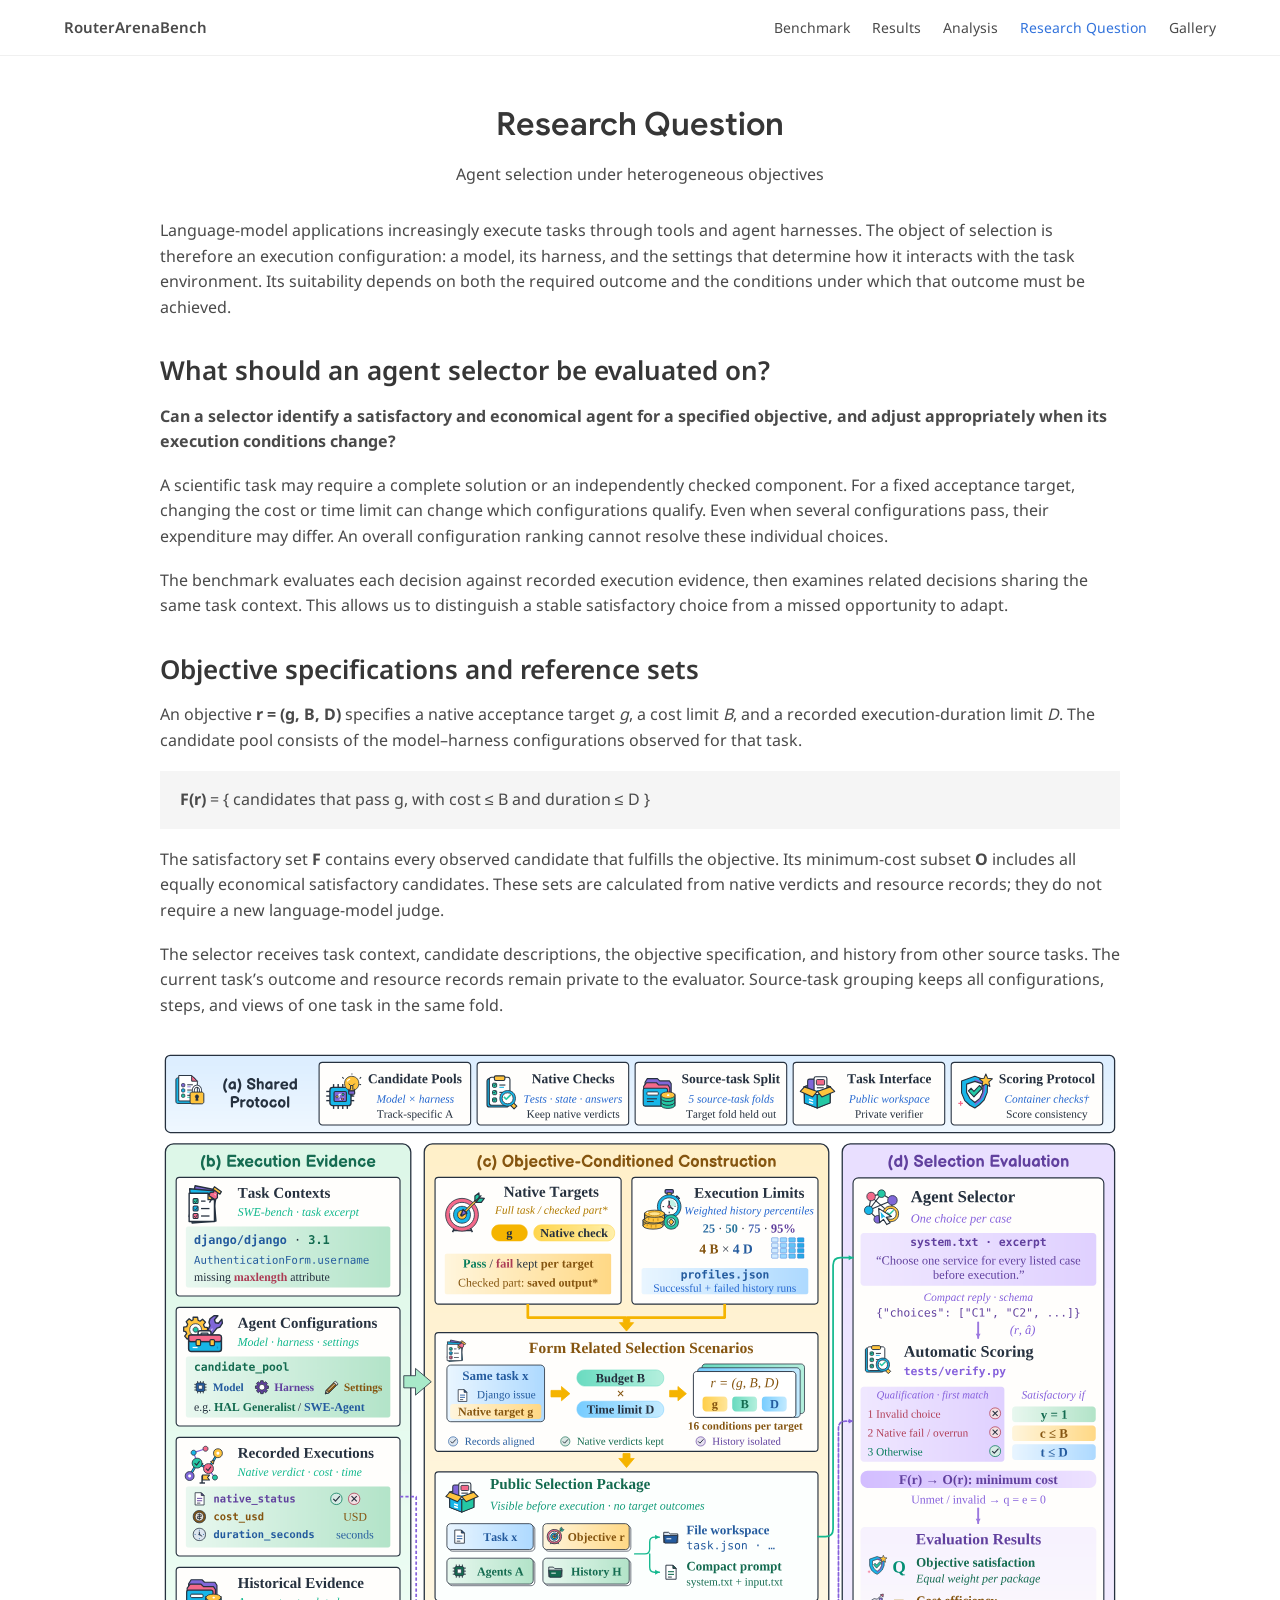
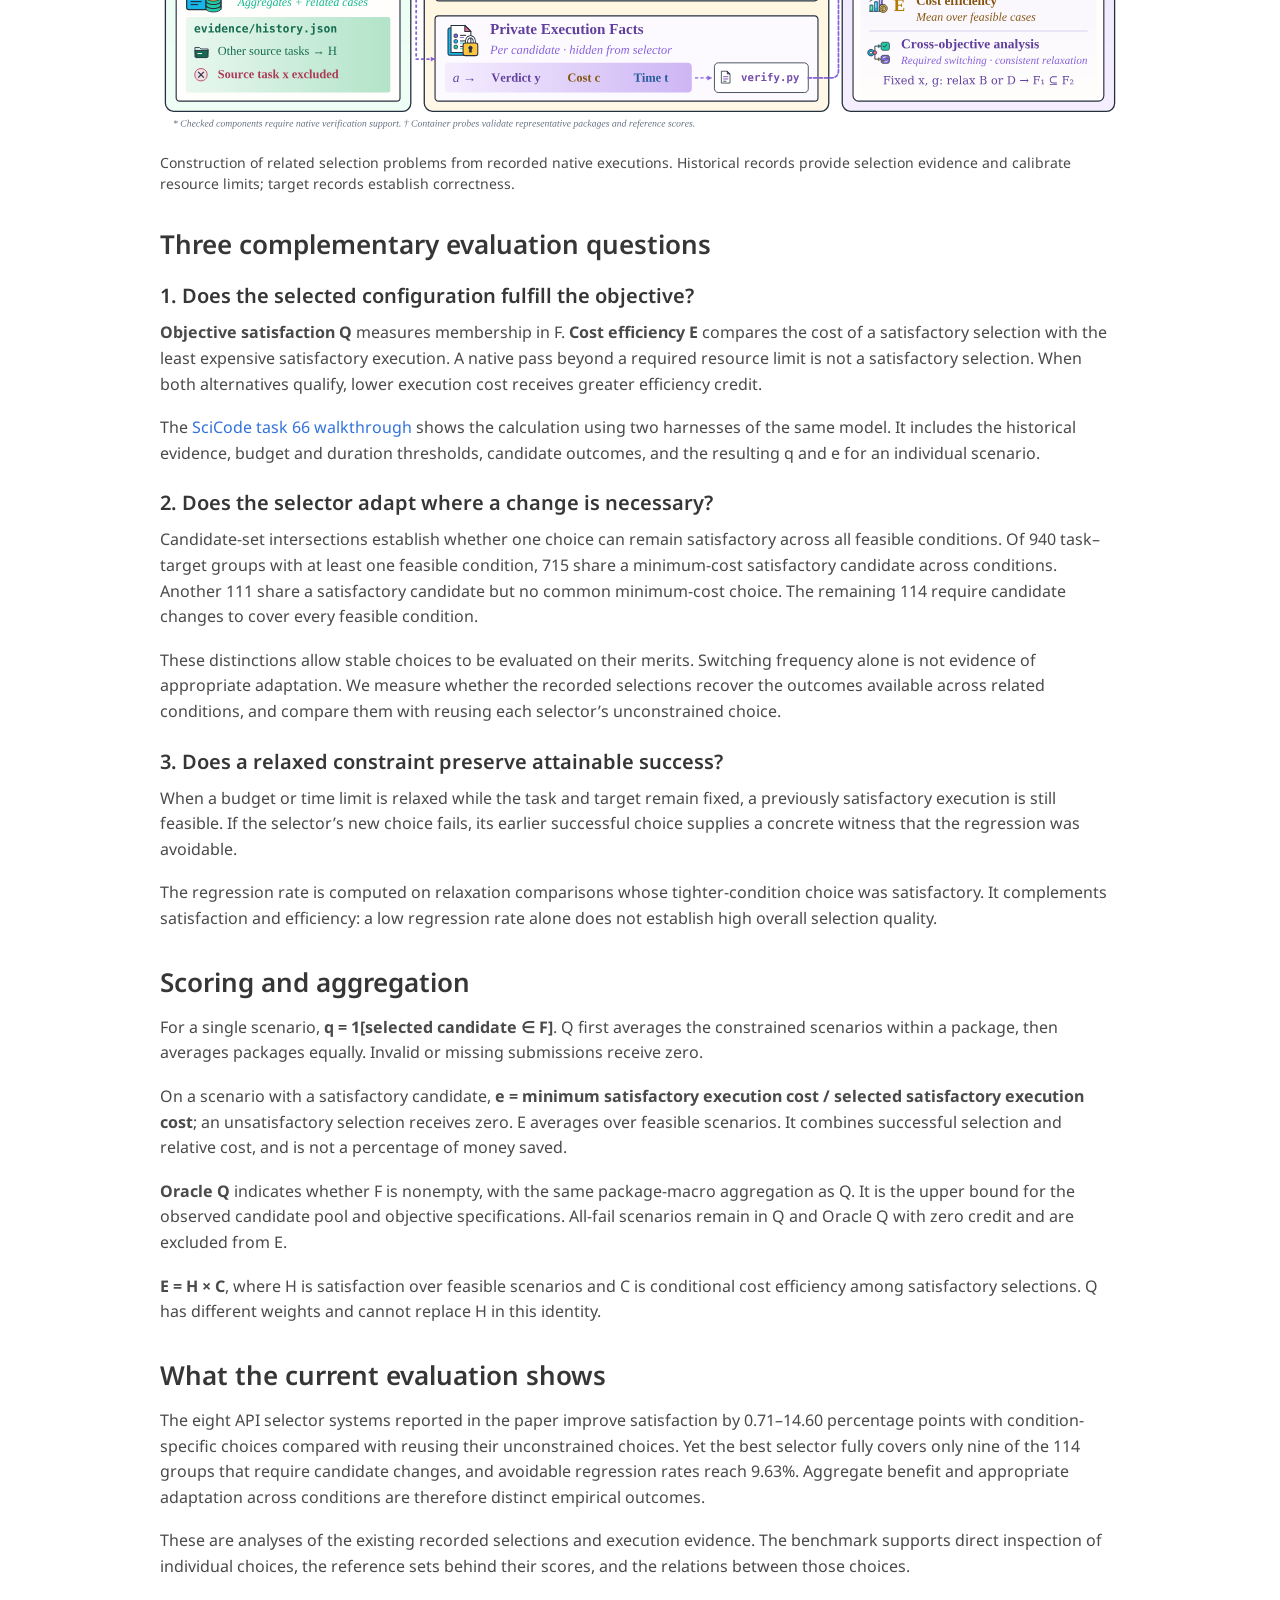
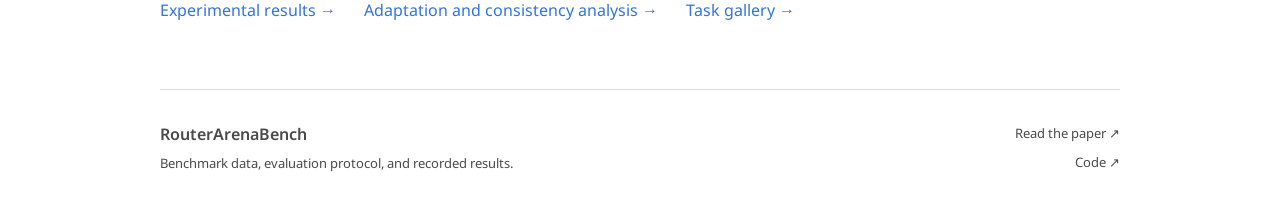
<file: research.html>
<!doctype html>
<html lang="en">
<head>
  <meta charset="utf-8"><meta name="viewport" content="width=device-width, initial-scale=1">
  <title>Research Question — RouterArenaBench</title>
  <meta name="description" content="Research question, formalization, and evaluation of agent selection under heterogeneous objectives.">
  <link rel="canonical" href="https://chansl-lucky.github.io/agent-selection-benchmark/research.html">
  <link rel="icon" href="assets/favicon.svg" type="image/svg+xml">
  <link rel="stylesheet" href="styles.css"><link rel="stylesheet" href="academic.css">
  <script src="navigation.js" defer></script>
</head>
<body>
  <a class="skip-link" href="#main">Skip to content</a>
  <header class="site-header">
    <a class="brand" href="./">RouterArenaBench</a>
    <nav aria-label="Main navigation"><a href="./#framework">Benchmark</a><a href="./#results">Results</a><a href="./#analysis">Analysis</a><a href="research.html" aria-current="page">Research Question</a><a href="gallery.html">Gallery</a></nav>
    <button class="menu-toggle" aria-label="Open navigation" aria-expanded="false"><span></span><span></span></button>
  </header>
  <main id="main">
    <header class="article-header"><h1>Research Question</h1><p>Agent selection under heterogeneous objectives</p></header>
    <article class="article-content wrap">
      <p>Language-model applications increasingly execute tasks through tools and agent harnesses. The object of selection is therefore an execution configuration: a model, its harness, and the settings that determine how it interacts with the task environment. Its suitability depends on both the required outcome and the conditions under which that outcome must be achieved.</p>
      <h2>What should an agent selector be evaluated on?</h2>
      <p><strong>Can a selector identify a satisfactory and economical agent for a specified objective, and adjust appropriately when its execution conditions change?</strong></p>
      <p>A scientific task may require a complete solution or an independently checked component. For a fixed acceptance target, changing the cost or time limit can change which configurations qualify. Even when several configurations pass, their expenditure may differ. An overall configuration ranking cannot resolve these individual choices.</p>
      <p>The benchmark evaluates each decision against recorded execution evidence, then examines related decisions sharing the same task context. This allows us to distinguish a stable satisfactory choice from a missed opportunity to adapt.</p>
      <h2>Objective specifications and reference sets</h2>
      <p>An objective <strong>r = (g, B, D)</strong> specifies a native acceptance target <em>g</em>, a cost limit <em>B</em>, and a recorded execution-duration limit <em>D</em>. The candidate pool consists of the model–harness configurations observed for that task.</p>
      <p class="equation"><strong>F(r)</strong> = { candidates that pass g, with cost ≤ B and duration ≤ D }</p>
      <p>The satisfactory set <strong>F</strong> contains every observed candidate that fulfills the objective. Its minimum-cost subset <strong>O</strong> includes all equally economical satisfactory candidates. These sets are calculated from native verdicts and resource records; they do not require a new language-model judge.</p>
      <p>The selector receives task context, candidate descriptions, the objective specification, and history from other source tasks. The current task’s outcome and resource records remain private to the evaluator. Source-task grouping keeps all configurations, steps, and views of one task in the same fold.</p>
      <figure><img src="assets/framework.svg?v=3531a34d" width="2400" height="1725" alt="Objective formulation, native execution evidence, public selection packages, and private reference sets used to score selections."><figcaption>Construction of related selection problems from recorded native executions. Historical records provide selection evidence and calibrate resource limits; target records establish correctness.</figcaption></figure>
      <h2>Three complementary evaluation questions</h2>
      <h3>1. Does the selected configuration fulfill the objective?</h3>
      <p><strong>Objective satisfaction Q</strong> measures membership in F. <strong>Cost efficiency E</strong> compares the cost of a satisfactory selection with the least expensive satisfactory execution. A native pass beyond a required resource limit is not a satisfactory selection. When both alternatives qualify, lower execution cost receives greater efficiency credit.</p>
      <p>The <a href="case.html?id=t1167">SciCode task 66 walkthrough</a> shows the calculation using two harnesses of the same model. It includes the historical evidence, budget and duration thresholds, candidate outcomes, and the resulting q and e for an individual scenario.</p>
      <h3>2. Does the selector adapt where a change is necessary?</h3>
      <p>Candidate-set intersections establish whether one choice can remain satisfactory across all feasible conditions. Of 940 task–target groups with at least one feasible condition, 715 share a minimum-cost satisfactory candidate across conditions. Another 111 share a satisfactory candidate but no common minimum-cost choice. The remaining 114 require candidate changes to cover every feasible condition.</p>
      <p>These distinctions allow stable choices to be evaluated on their merits. Switching frequency alone is not evidence of appropriate adaptation. We measure whether the recorded selections recover the outcomes available across related conditions, and compare them with reusing each selector’s unconstrained choice.</p>
      <h3>3. Does a relaxed constraint preserve attainable success?</h3>
      <p>When a budget or time limit is relaxed while the task and target remain fixed, a previously satisfactory execution is still feasible. If the selector’s new choice fails, its earlier successful choice supplies a concrete witness that the regression was avoidable.</p>
      <p>The regression rate is computed on relaxation comparisons whose tighter-condition choice was satisfactory. It complements satisfaction and efficiency: a low regression rate alone does not establish high overall selection quality.</p>
      <h2 id="scoring">Scoring and aggregation</h2>
      <p>For a single scenario, <strong>q = 1[selected candidate ∈ F]</strong>. Q first averages the constrained scenarios within a package, then averages packages equally. Invalid or missing submissions receive zero.</p>
      <p>On a scenario with a satisfactory candidate, <strong>e = minimum satisfactory execution cost / selected satisfactory execution cost</strong>; an unsatisfactory selection receives zero. E averages over feasible scenarios. It combines successful selection and relative cost, and is not a percentage of money saved.</p>
      <p><strong>Oracle Q</strong> indicates whether F is nonempty, with the same package-macro aggregation as Q. It is the upper bound for the observed candidate pool and objective specifications. All-fail scenarios remain in Q and Oracle Q with zero credit and are excluded from E.</p>
      <p><strong>E = H × C</strong>, where H is satisfaction over feasible scenarios and C is conditional cost efficiency among satisfactory selections. Q has different weights and cannot replace H in this identity.</p>
      <h2>What the current evaluation shows</h2>
      <p>The eight API selector systems reported in the paper improve satisfaction by 0.71–14.60 percentage points with condition-specific choices compared with reusing their unconstrained choices. Yet the best selector fully covers only nine of the 114 groups that require candidate changes, and avoidable regression rates reach 9.63%. Aggregate benefit and appropriate adaptation across conditions are therefore distinct empirical outcomes.</p>
      <p>These are analyses of the existing recorded selections and execution evidence. The benchmark supports direct inspection of individual choices, the reference sets behind their scores, and the relations between those choices.</p>
      <p class="section-links"><a href="./#results">Experimental results →</a><a href="./#analysis">Adaptation and consistency analysis →</a><a href="gallery.html">Task gallery →</a></p>
    </article>
  </main>
  <footer class="site-footer wrap"><div><a href="./" class="footer-brand">RouterArenaBench</a><p>Benchmark data, evaluation protocol, and recorded results.</p></div><div class="footer-meta"><a href="assets/paper.pdf?v=5d1f99cc">Read the paper ↗</a><a href="https://github.com/Chansl-Lucky/agent-selection-benchmark">Code ↗</a></div></footer>
</body>
</html>
</file>
<file: styles.css>
@font-face{font-family:Bench Sans;src:url('assets/bench-sans.woff2') format('woff2');font-display:swap;font-weight:100 500}
@font-face{font-family:Bench Sans;src:url('assets/bench-sans-bold.woff2') format('woff2');font-display:swap;font-weight:600 900}
:root{--paper:#f7f8f5;--white:#fff;--ink:#192d29;--muted:#64736e;--green:#1d7161;--green-dark:#145447;--mint:#d9eee5;--gold:#d5a247;--orange:#a96f32;--line:#dce3dd;--purple:#7965a3;--blue:#547eab;--radius:16px;--sans:'Bench Sans',Inter,-apple-system,BlinkMacSystemFont,'Segoe UI','PingFang SC','Microsoft YaHei',sans-serif}
*{box-sizing:border-box}html{scroll-behavior:smooth;scroll-padding-top:92px}body{margin:0;color:var(--ink);background:var(--white);font-family:var(--sans);font-size:16px;line-height:1.7;-webkit-font-smoothing:antialiased}button,input,select{font:inherit}button,a,select,input{-webkit-tap-highlight-color:transparent}button,a{touch-action:manipulation}button{cursor:pointer}a{color:inherit;text-decoration:none}img,svg{max-width:100%}img{display:block}button{color:inherit}button:focus-visible,a:focus-visible,select:focus-visible,input:focus-visible,summary:focus-visible,[tabindex]:focus-visible{outline:3px solid #dbaf58;outline-offset:4px}button:disabled{cursor:default;opacity:.4}::selection{background:#cce6d9;color:#163d32}h1,h2,h3,h4,p,figure{margin:0}h1,h2,h3,h4{line-height:1.25}h2{font-size:40px;letter-spacing:-1.3px;font-weight:750}h3{font-size:21px;font-weight:700}.wrap{width:min(1184px,calc(100% - 64px));margin-inline:auto}.sr-only{position:absolute;clip:rect(0,0,0,0);width:1px;height:1px;overflow:hidden;white-space:nowrap}.skip-link{position:fixed;top:-60px;left:20px;padding:12px;background:var(--ink);color:#fff;z-index:100}.skip-link:focus{top:10px}.eyebrow{font-size:11px;font-weight:700;letter-spacing:2px;color:var(--green);margin-bottom:20px}.section-heading{display:flex;justify-content:space-between;gap:32px;align-items:flex-end;margin-bottom:38px}.section-intro{font-size:15px;line-height:1.9;color:var(--muted);max-width:440px}.site-header{height:84px;display:flex;align-items:center;justify-content:space-between;padding:0 max(32px,calc((100vw - 1280px)/2));gap:24px;position:sticky;top:0;background:#ffffffed;backdrop-filter:blur(18px);border-bottom:1px solid #e8ece7;z-index:30}.brand{display:flex;align-items:center;gap:12px;font-size:16px;letter-spacing:-.3px;font-weight:750;line-height:1.3;white-space:nowrap}.brand svg{width:35px;height:35px;fill:var(--green);color:var(--green)}.brand-sub{display:block;font-size:9px;letter-spacing:2.8px;margin-top:3px;color:var(--muted)}.site-header nav{display:flex;align-items:center;gap:29px;font-size:13px;font-weight:550}.site-header nav a:hover{color:var(--green)}.site-header .nav-resource{border:1px solid var(--line);border-radius:24px;padding:8px 15px;display:flex;gap:20px}.menu-toggle{display:none;border:0;background:none;padding:10px}.menu-toggle span{display:block;width:23px;height:2px;margin:6px;background:var(--ink)}
.hero{text-align:center;background:radial-gradient(ellipse 45% 70% at 50% 10%,#eaf2eb 0%,transparent 85%),var(--paper);padding:67px 32px 0}.hero-kicker{display:flex;justify-content:center;align-items:center;gap:9px;font-size:10px;letter-spacing:1.8px;font-weight:700;color:var(--muted);margin-bottom:25px}.status-dot{width:6px;height:6px;border-radius:50%;background:var(--green)}.kicker-divider{width:20px;height:1px;background:#b6c7be;margin:0 4px}.hero h1{font-size:clamp(48px,6.2vw,84px);font-weight:750;letter-spacing:-4.1px;line-height:1.08}.hero h1 em{font-style:normal;color:var(--green);font-weight:650}.hero-subtitle{font-size:23px;margin-top:25px;font-weight:550;letter-spacing:.5px}.hero-description{font-size:15px;color:var(--muted);line-height:1.9;margin-top:15px}.resource-pills{display:flex;justify-content:center;gap:10px;flex-wrap:wrap;margin-top:27px}.pill{display:flex;align-items:center;justify-content:center;gap:20px;border:1px solid #bdc9bf;border-radius:30px;padding:10px 20px;font-size:13px;font-weight:550;background:#ffffff90;transition:transform .2s,background .2s}.pill:hover{background:#fff;transform:translateY(-2px)}.pill.primary{background:var(--ink);color:#fff;border-color:var(--ink)}.pill.primary:hover{background:var(--green)}.hero-route{display:flex;align-items:center;justify-content:center;gap:16px;margin-top:35px;color:#62736c;font-size:11px}.hero-route>span{display:flex;align-items:center;gap:7px}.hero-route>b{color:#a8b5ab;font-weight:400}.route-node{display:inline-block;width:8px;height:8px;border-radius:2px}.task-node{background:#83a8bf}.history-node{background:#84ad96}.router-node{background:#a79abb}.score-node{background:#d4b878}.scope-strip{display:grid;grid-template-columns:repeat(4,1fr);max-width:880px;margin:37px auto 0;border-top:1px solid #d7e1d7;padding:23px 0 27px}.scope-strip>div{display:flex;align-items:baseline;justify-content:center;gap:12px;border-right:1px solid #d7e1d7}.scope-strip>div:last-child{border:0}.scope-strip strong{font-size:31px;font-weight:650;letter-spacing:-1px;font-variant-numeric:tabular-nums}.scope-strip span{font-size:12px;color:var(--muted)}
.gallery-section{padding:73px 0 43px;background:#fff}.gallery-section h2{font-size:32px}.gallery-rows{display:grid;gap:14px}.gallery-row{display:flex;align-items:stretch;gap:22px;width:min(1360px,calc(100% - 64px));margin:auto}.gallery-label{width:130px;flex-shrink:0;display:flex;flex-direction:column;justify-content:center;padding-left:5px}.gallery-label small{font-size:10px;letter-spacing:1.5px;color:var(--muted);margin-bottom:6px}.gallery-label strong{font-size:15px;font-weight:650}.gallery-arrows{display:flex;gap:6px;margin-top:15px}.gallery-arrows button{background:#fff;border:1px solid var(--line);border-radius:50%;width:28px;height:28px;line-height:1;padding:0;font-size:15px;transition:background .2s}.gallery-arrows button:hover{background:var(--mint)}.gallery-track{display:flex;gap:14px;overflow:auto;scroll-snap-type:x mandatory;padding:4px 4px 10px;scrollbar-width:thin;scrollbar-color:#d5dfd6 transparent;flex:1;min-width:0}.case-card{min-width:260px;width:260px;flex:0 0 260px;border:1px solid var(--line);border-radius:11px;background:#fff;text-align:left;overflow:hidden;padding:0;scroll-snap-align:start;transition:transform .2s,box-shadow .2s,border-color .2s}.case-card:hover{transform:translateY(-3px);box-shadow:0 7px 20px #253c2f10;border-color:#9db9aa}.card-art{height:94px;position:relative;overflow:hidden;background:var(--card-bg,#edf3ed)}.card-art svg{width:100%;height:100%}.card-art .art-id{position:absolute;top:8px;left:12px;font-size:8px;letter-spacing:1px;font-weight:700;color:var(--card-ink,#4c7763)}.card-content{padding:11px 13px 12px}.card-content .card-bench{font-size:9px;letter-spacing:.7px;font-weight:650;color:var(--muted);display:flex;justify-content:space-between;align-items:center;gap:5px}.card-content h3{font-size:13px;white-space:nowrap;overflow:hidden;text-overflow:ellipsis;font-weight:650;margin-top:4px;line-height:1.5}.card-data{display:flex;gap:12px;font-size:10px;color:var(--muted);margin-top:7px}.card-data b{font-weight:650;color:var(--ink)}.gallery-note{font-size:11px;color:#7a8880;margin-top:18px}.loading{padding:30px;text-align:center;color:var(--muted);width:100%}
.question-section{padding-top:81px;padding-bottom:85px}.question-layout{display:grid;grid-template-columns:1fr 1.2fr;gap:90px}.question-layout h2{font-size:45px;line-height:1.3}.question-copy p{color:var(--muted);font-size:16px;line-height:1.95}.question-copy p+p{margin-top:18px}.question-copy strong{font-weight:650;color:var(--ink)}.research-triptych{display:grid;grid-template-columns:repeat(3,1fr);gap:40px;margin-top:49px;border-top:1px solid var(--line);padding-top:27px}.chapter-number{color:var(--green);font-size:12px;display:block;margin-bottom:14px;font-variant-numeric:tabular-nums}.research-triptych h3{font-size:19px;margin-bottom:12px}.research-triptych p{font-size:14px;color:var(--muted);line-height:1.9}
.framework-section{background:var(--paper);padding:80px 0}.framework-figure{border:1px solid var(--line);background:#fff;border-radius:14px;overflow:hidden}.image-zoom{display:block;border:0;background:#fff;width:100%;padding:24px 22px 12px;position:relative;cursor:zoom-in}.image-zoom img{width:100%;height:auto}.image-zoom>span{position:absolute;right:20px;bottom:15px;font-size:10px;border:1px solid var(--line);padding:5px 10px;border-radius:20px;background:#fff;opacity:0;transition:opacity .2s}.image-zoom:hover>span,.image-zoom:focus-visible>span{opacity:1}.framework-figure figcaption{padding:13px 24px;border-top:1px solid #edf0eb;color:var(--muted);font-size:11px;background:#fdfefd}.module-tabs{display:grid;grid-template-columns:repeat(5,1fr);gap:5px;margin-top:26px;padding:5px;background:#e8eee7;border-radius:11px}.module-tabs button{border:0;border-radius:7px;background:transparent;padding:12px 10px;font-size:13px;color:var(--muted);font-weight:550}.module-tabs button b{font-size:11px;margin-right:8px}.module-tabs button[aria-selected=true]{background:#fff;color:var(--green);box-shadow:0 2px 5px #1c38260a}.module-panel{display:grid;grid-template-columns:1fr 1.1fr;gap:40px;margin-top:23px;min-height:130px;padding:8px 12px}.module-panel h3{font-size:20px;margin-bottom:9px}.module-panel p{font-size:14px;color:var(--muted);line-height:1.9}.module-panel .module-flow{font-size:13px;display:flex;align-items:center;gap:10px;flex-wrap:wrap;justify-content:flex-end}.module-flow span{padding:13px 17px;border:1px solid #cbd8cd;border-radius:7px;background:#ffffff80;color:#406152}.module-flow b{font-weight:400;color:#90a195}
.explorer-section{padding-top:87px;padding-bottom:82px}.case-tabs{display:grid;grid-template-columns:repeat(3,1fr);gap:12px;margin-top:38px;margin-bottom:18px}.case-tabs button{padding:15px 12px;border:1px solid var(--line);background:white;border-radius:9px;font-size:13px;text-align:left;color:var(--muted)}.case-tabs span{font-weight:700;color:var(--green);margin-right:8px}.case-tabs button[aria-selected=true]{border-color:var(--green);background:#eef6f0;color:var(--ink)}.explorer-shell{display:grid;grid-template-columns:1fr 1.15fr;border:1px solid #cbd9d0;border-radius:16px;overflow:hidden}.request-panel{background:#f3f7f3;padding:28px 29px;border-right:1px dashed #bdcdbf}.truth-panel{background:#fffdfa;padding:28px 29px}.panel-kicker{display:flex;align-items:center;gap:8px;font-size:10px;font-weight:700;letter-spacing:1.1px;color:var(--green);margin-bottom:26px;min-height:27px}.panel-kicker>span:last-child{font-size:10px;font-weight:400;letter-spacing:0;color:var(--muted);margin-left:auto}.visibility-dot{width:6px;height:6px;display:inline-block;border-radius:50%}.visibility-dot.public{background:var(--green)}.visibility-dot.private{background:var(--orange)}.truth-panel .panel-kicker{color:var(--orange)}.panel-kicker button{font-size:10px;color:var(--muted);margin-left:auto;letter-spacing:0;background:#fff;border:1px solid #e4dbcc;border-radius:20px;padding:4px 9px}.request-panel h3{font-size:26px;margin-bottom:13px}.request-description{font-size:13px;color:var(--muted);line-height:1.9;min-height:45px}.candidate-pool{display:flex;flex-wrap:wrap;align-items:center;gap:7px;margin:17px 0 28px;font-size:10px}.candidate-pool>span{color:var(--muted);margin-right:5px}.candidate-pool strong{border:1px solid #d4e0d6;font-weight:500;background:#fff;border-radius:5px;padding:3px 8px}.control-group{margin:20px 0}.control-group label{display:flex;align-items:center;justify-content:space-between;font-size:13px;font-weight:650;margin-bottom:8px}.control-group label span{font-size:12px;font-weight:500;color:var(--green);font-variant-numeric:tabular-nums}.control-group select{width:100%;background:#fff;border:1px solid #cbd8ce;padding:10px 12px;border-radius:7px;color:var(--ink);font-size:13px}.your-choice{border:0;margin:22px 0 0;padding:0;display:flex;gap:10px}.your-choice legend{font-size:13px;font-weight:650;margin-bottom:10px}.your-choice label{flex:1;position:relative;cursor:pointer}.your-choice input{position:absolute;opacity:0;inset:0;pointer-events:none}.your-choice label>span{display:flex;justify-content:space-between;align-items:center;padding:13px;border:1px solid #cbd8ce;border-radius:7px;background:#fff;font-size:14px;font-weight:650}.your-choice small{font-size:10px;font-weight:400;color:var(--muted)}.your-choice input:checked+span{border-color:var(--green);box-shadow:inset 0 0 0 1px var(--green);background:#e8f3eb}.your-choice input:focus-visible+span{outline:3px solid var(--gold);outline-offset:3px}.history-hint{font-size:11px;color:var(--muted);display:flex;gap:8px;margin-top:24px;line-height:1.8}.history-hint>span{color:var(--green);font-size:18px}.truth-title{display:flex;justify-content:space-between;align-items:center;gap:10px;margin-bottom:10px}.truth-title h3{font-size:21px}.teaching-badge{font-size:9px;background:#f3eadb;color:#8b672e;padding:3px 8px;border-radius:20px;white-space:nowrap}.truth-note{font-size:11px;color:var(--muted);margin-bottom:19px;line-height:1.8}.outcome{padding:13px 14px;border:1px solid #e2e5da;border-radius:8px;background:white;margin-bottom:9px}.outcome-top{display:flex;justify-content:space-between;align-items:center;font-size:12px;margin-bottom:10px}.outcome-top>b{font-size:15px}.outcome-status{font-size:10px;color:var(--green);background:#eaf5ec;padding:2px 7px;border-radius:4px}.outcome-status.fail{color:#9a5849;background:#faeee8}.outcome-facts{display:grid;grid-template-columns:1.1fr 1.3fr 1fr;gap:8px;color:var(--muted);font-size:9px}.outcome-facts b{display:block;font-size:12px;font-weight:550;color:var(--ink);margin-top:2px;font-variant-numeric:tabular-nums}.outcome-reason{font-size:10px;color:#9a5849;margin-top:8px}.selection-score{display:flex;align-items:center;gap:19px;padding:12px 16px;margin-top:14px;background:#eaf3eb;border-radius:8px}.selection-score.is-fail{background:#f6ede4}.selection-score .score-explainer{font-size:11px;line-height:1.6;flex:1}.selection-score .score-explainer b{display:block;color:var(--green)}.selection-score.is-fail .score-explainer b{color:#a07138}.score-value{font-size:24px;font-weight:650;letter-spacing:-1px;line-height:1.2;text-align:right;font-variant-numeric:tabular-nums}.score-value small{display:block;font-size:9px;font-weight:500;letter-spacing:0;color:var(--muted);margin-top:4px}.grid-heading{display:flex;align-items:baseline;justify-content:space-between;margin-top:24px;margin-bottom:10px;gap:10px}.grid-heading h4{font-size:12px}.grid-heading>span{font-size:9px;color:var(--muted)}.feasibility-grid{display:grid;grid-template-columns:49px repeat(4,1fr);gap:5px}.grid-axis{font-size:8px;text-align:center;color:var(--muted);align-self:center}.grid-cell{border:1px solid transparent;height:26px;border-radius:4px;font-size:9px;position:relative}.grid-cell[aria-pressed=true]{outline:2px solid var(--ink);outline-offset:1px}.grid-cell.both,.legend-both{background:#b5d6b8;color:#315b37}.grid-cell.zero,.legend-zero{background:#d7e6f2;color:#345f7b}.grid-cell.tools,.legend-tools{background:#e3d9ef;color:#6d5288}.grid-cell.none,.legend-none{background:#eeece6;color:#9b9a91}.grid-legend{display:flex;flex-wrap:wrap;gap:12px;font-size:8px;color:var(--muted);margin-top:9px}.grid-legend span{display:flex;align-items:center;gap:4px}.grid-legend i{width:8px;height:8px;border-radius:2px}#truth-hidden{text-align:center;padding:70px 20px 50px}#truth-hidden p{font-size:14px;color:var(--muted);max-width:340px;margin:18px auto 24px}.hidden-illustration{width:76px;height:76px;border:1px dashed #c8baa5;border-radius:14px;display:grid;place-items:center;font-size:33px;color:var(--orange);margin:0 auto 23px}.text-button{border:0;background:none;padding:0;font-size:12px;color:var(--green);text-underline-offset:5px}.text-button:hover{text-decoration:underline}.explorer-caption{margin-top:19px;display:flex;justify-content:space-between;gap:25px;align-items:baseline;font-size:11px}.explorer-caption strong{font-weight:600}.explorer-caption span{color:var(--muted);font-size:10px}
.metrics-section{background:var(--ink);color:#fff;padding:70px 0 73px}.metrics-section .eyebrow{color:#a3cabc}.metrics-section h2{font-size:34px}.metric-cards{display:grid;grid-template-columns:repeat(3,1fr);margin-top:43px;gap:37px}.metric-cards article+article{border-left:1px solid #41534c;padding-left:37px}.metric-symbol{font-size:38px;font-weight:500;font-style:italic;color:#b9d8b2;height:57px;letter-spacing:-1px}.oracle-symbol{font-size:28px;letter-spacing:-.5px}.metric-cards h3{font-size:20px;margin-bottom:15px}.metric-cards p{font-size:13px;color:#b9c7bf;line-height:1.9;min-height:50px}.formula{font-size:12px;color:#dae6d6;padding:14px 0;border-top:1px solid #41534c;border-bottom:1px solid #41534c;margin:20px 0 13px;white-space:nowrap}.metric-cards small{font-size:10px;color:#9dae9f;line-height:1.8;display:block}
.results-section{padding-top:88px;padding-bottom:84px}.result-controls{display:flex;align-items:center;gap:24px;flex-wrap:wrap;margin-bottom:27px}.segmented{display:inline-flex;padding:4px;background:#edf1eb;border-radius:8px;gap:2px}.segmented button{border:0;background:transparent;color:var(--muted);padding:8px 17px;border-radius:6px;font-size:12px;font-weight:600}.segmented button.active{color:#fff;background:var(--green);box-shadow:0 2px 4px #133c2220}.benchmark-select{font-size:11px;color:var(--muted);display:flex;align-items:center;gap:10px}.benchmark-select select{font-size:12px;color:var(--ink);background:#fff;border:1px solid var(--line);border-radius:7px;padding:9px;max-width:240px}.download-link{margin-left:auto}.results-grid{display:grid;grid-template-columns:1.65fr 1fr;gap:24px}.ranking-panel{border:1px solid var(--line);border-radius:13px;padding:25px}.chart-heading{display:flex;justify-content:space-between;align-items:center;margin-bottom:24px}.chart-heading h3{font-size:17px}.chart-heading>span{font-size:10px;color:var(--muted)}.bar-row{display:grid;grid-template-columns:142px 1fr 51px;gap:13px;align-items:center;margin-top:16px;font-size:11px}.bar-label{white-space:nowrap;font-weight:550;overflow:hidden;text-overflow:ellipsis}.bar-track{height:16px;border-radius:3px;background:#f0f2ec;overflow:hidden}.bar-fill{height:100%;width:var(--bar);background:var(--bar-color,var(--green));border-radius:3px;transition:width .45s}.bar-value{text-align:right;font-variant-numeric:tabular-nums;font-size:12px;font-weight:600}.bar-row.oracle{border-top:1px dashed var(--line);padding-top:17px;margin-top:23px}.bar-row.oracle .bar-fill{background:repeating-linear-gradient(120deg,#d5ddcb 0 4px,#e8eddf 4px 8px)}.bar-row.oracle .bar-label{font-weight:500;color:var(--muted)}.chart-footnote{font-size:10px;color:var(--muted);line-height:1.8;margin-top:22px}.reading-panel{padding:28px;border-radius:13px;background:#f1f5ef}.reading-panel .eyebrow{font-size:9px;margin-bottom:21px}.reading-panel h3{font-size:23px;margin-bottom:15px}.reading-panel>p:not(.eyebrow){font-size:13px;color:var(--muted);line-height:1.9}.result-stat-row{display:flex;align-items:baseline;justify-content:space-between;border-bottom:1px solid #dbe3d6;padding:14px 0;font-size:11px;color:var(--muted)}.result-stat-row strong{font-size:23px;color:var(--green);font-weight:600;font-variant-numeric:tabular-nums}.reading-panel p.reading-note{font-size:10px;margin-top:18px}.table-topline{display:flex;align-items:center;justify-content:space-between;margin:35px 0 15px}.table-topline h3{font-size:17px}.table-topline>span{font-size:11px;color:var(--muted)}.table-scroll{overflow:auto;border:1px solid var(--line);border-radius:10px;scrollbar-width:thin}table{border-collapse:collapse;width:100%;font-size:11px;white-space:nowrap}th,td{text-align:right;padding:13px 16px;border-bottom:1px solid #e6ebe4;font-variant-numeric:tabular-nums}th{background:#f3f6f0;font-size:10px;color:var(--muted);font-weight:600}th:first-child,td:first-child{text-align:left;position:sticky;left:0;z-index:1;background:#fff}th:first-child{background:#f3f6f0}tbody tr:last-child td{border-bottom:0;background:#edf4ec;font-weight:650}tbody tr:hover td{background:#f7f9f5}td.best{color:var(--green);font-weight:750}td .table-pack{display:block;font-size:9px;color:var(--muted);font-weight:400;margin-top:2px}.results-notes{display:grid;grid-template-columns:1fr 1fr;gap:35px;margin-top:20px;font-size:10px;color:var(--muted);line-height:1.85}.results-notes b{color:var(--ink);font-weight:550;margin-right:8px}
.protocol-section{padding:75px 0;background:var(--paper)}.protocol-grid{display:grid;grid-template-columns:1fr 1.4fr;gap:60px}.fold-card h3{font-size:20px;margin-bottom:23px}.folds{display:flex;gap:9px;margin-bottom:22px}.folds span{background:#e1efe2;border:1px solid #c4d9c5;border-radius:7px;flex:1;text-align:center;padding:15px 8px 12px;color:var(--green);font-size:20px;font-weight:550}.folds small{font-size:9px;display:block;font-weight:400;margin-top:4px}.folds span:last-child{background:#f5e9d7;border-color:#e6d0ad;color:var(--orange)}.fold-card>p{font-size:13px;color:var(--muted);line-height:1.9;max-width:400px}.protocol-details details{border-bottom:1px solid #d7e0d6;padding:15px 0}.protocol-details details:first-child{border-top:1px solid #d7e0d6}.protocol-details summary{font-size:13px;font-weight:600;cursor:pointer;list-style:none;display:flex;justify-content:space-between;gap:15px}.protocol-details summary:after{content:'+';color:var(--green);font-size:18px;line-height:1}.protocol-details details[open] summary:after{content:'−'}.protocol-details details p{font-size:12px;color:var(--muted);padding-top:12px;line-height:1.9}.protocol-details summary::-webkit-details-marker{display:none}.resources-section{padding-top:78px;padding-bottom:81px}.resources-section h2{font-size:34px}.download-grid{display:grid;grid-template-columns:repeat(4,1fr);gap:15px;margin-top:34px}.download-grid>a{position:relative;padding:22px 20px;border:1px solid var(--line);border-radius:10px;transition:background .2s,transform .2s}.download-grid>a:hover{background:var(--paper);transform:translateY(-3px)}.file-type{font-size:9px;letter-spacing:1.7px;color:var(--green);font-weight:700}.download-grid h3{font-size:17px;margin:21px 0 11px}.download-grid p{font-size:11px;color:var(--muted);line-height:1.8;min-height:40px}.file-arrow{position:absolute;right:18px;top:18px;color:var(--green)}.site-footer{padding:32px 0 39px;border-top:1px solid var(--line);display:flex;justify-content:space-between;gap:30px}.footer-brand{font-weight:650;font-size:16px}.site-footer p{font-size:11px;color:var(--muted);margin-top:7px}.footer-meta{display:flex;flex-direction:column;align-items:flex-end;justify-content:center;gap:7px;font-size:10px;color:var(--muted)}.footer-meta a:hover{color:var(--green)}
dialog{border:1px solid var(--line);border-radius:18px;box-shadow:0 25px 100px #10291a30;padding:35px;color:var(--ink);max-width:min(780px,calc(100vw - 32px));max-height:calc(100vh - 48px);overflow:auto}dialog::backdrop{background:#132a21a6;backdrop-filter:blur(5px)}body.dialog-open{overflow:hidden}.dialog-close{position:absolute;right:16px;top:13px;width:32px;height:32px;border:1px solid var(--line);border-radius:50%;background:#fff;font-size:22px;line-height:1;z-index:2}.case-dialog .dialog-bench{font-size:11px;color:var(--green);font-weight:600;letter-spacing:.5px;margin-bottom:15px}.case-dialog h2{font-size:27px;letter-spacing:-.5px;margin-right:30px}.dialog-description{margin-top:20px;font-size:14px;color:var(--muted);line-height:1.9}.dialog-stats{display:grid;grid-template-columns:repeat(3,1fr);gap:12px;margin:25px 0}.dialog-stats>div{border:1px solid var(--line);border-radius:8px;padding:15px}.dialog-stats strong{font-size:22px;font-weight:650;display:block;color:var(--green)}.dialog-stats small{font-size:10px;color:var(--muted)}.dialog-details{background:var(--paper);border-radius:9px;padding:18px;font-size:12px;color:var(--muted)}.dialog-details p+p{margin-top:12px}.dialog-source{font-size:10px;overflow-wrap:anywhere;margin-top:20px;color:var(--muted)}.dialog-tag{display:inline-block;margin-top:16px;font-size:10px;background:#edf3ea;padding:3px 8px;border-radius:4px;color:var(--green)}.image-dialog{width:min(1400px,calc(100vw - 40px));max-width:calc(100vw - 40px);padding:25px}.zoom-toolbar{display:flex;justify-content:space-between;padding:0 45px 17px 0;font-size:11px;color:var(--muted)}.zoom-toolbar a{color:var(--green)}.image-dialog-scroll{overflow:auto}.image-dialog-scroll img{width:100%;min-width:1000px;height:auto;max-width:none}.data-error{position:fixed;bottom:20px;left:50%;transform:translateX(-50%);background:#fff2de;border:1px solid #d5b98b;color:#7c531d;border-radius:10px;padding:15px 20px;font-size:13px;z-index:100;width:min(600px,calc(100% - 32px))}[hidden]{display:none!important}
@media(min-width:1600px){.hero{padding-top:80px}.gallery-row{width:1360px}}
@media(max-width:1050px){.site-header{padding-inline:25px}.site-header nav{gap:18px}.hero h1{font-size:70px}.scope-strip strong{font-size:27px}.scope-strip span{font-size:10px}.question-layout{gap:40px}.module-flow span{padding:9px 10px}.module-panel{gap:25px}.request-panel,.truth-panel{padding:24px 20px}.results-grid{grid-template-columns:1.5fr 1fr}.bar-row{grid-template-columns:120px 1fr 45px;gap:8px}.ranking-panel{padding:23px 19px}.metric-cards{gap:22px}.metric-cards article+article{padding-left:22px}.formula{font-size:10px}.protocol-grid{gap:35px}.download-grid h3{font-size:15px}.gallery-label{width:108px}.explorer-caption{flex-direction:column;gap:7px}}
@media(max-width:760px){html{scroll-padding-top:82px}.wrap{width:calc(100% - 40px)}h2{font-size:31px;letter-spacing:-.8px}.site-header{height:71px;padding:0 20px}.brand{font-size:14px;gap:9px}.brand svg{width:29px;height:29px}.brand-sub{font-size:8px;letter-spacing:2px}.menu-toggle{display:block}.site-header nav{display:none;position:absolute;top:70px;left:0;right:0;padding:22px;background:#fff;border-bottom:1px solid var(--line);box-shadow:0 10px 15px #234b2010;flex-wrap:wrap;gap:24px;justify-content:center}.site-header nav.is-open{display:flex}.hero{padding:42px 20px 0}.hero-kicker{font-size:8px;letter-spacing:1.2px;gap:6px;margin-bottom:23px}.hero h1{font-size:clamp(40px,9.6vw,64px);letter-spacing:-2.3px;line-height:1.13}.hero-subtitle{font-size:17px;letter-spacing:0;margin-top:23px}.hero-description{font-size:12px;line-height:1.9;margin-top:13px}.resource-pills{gap:8px;margin-top:23px}.pill{padding:8px 13px;font-size:11px;gap:13px}.hero-route{gap:8px;font-size:8px;margin-top:28px;flex-wrap:wrap}.hero-route>span{gap:4px}.route-node{width:6px;height:6px}.scope-strip{grid-template-columns:repeat(2,1fr);margin-top:28px;padding:17px 0;gap:17px}.scope-strip>div{gap:11px}.scope-strip>div:nth-child(2){border:0}.scope-strip strong{font-size:25px}.scope-strip span{font-size:10px}.section-heading{display:block;margin-bottom:26px}.section-intro{font-size:12px;margin-top:18px;line-height:1.9}.eyebrow{font-size:9px;letter-spacing:1.6px;margin-bottom:15px}.gallery-section{padding-top:47px;padding-bottom:20px}.gallery-section h2{font-size:27px}.gallery-row{width:calc(100% - 20px);margin-left:20px;gap:10px}.gallery-label{width:71px;padding-left:0}.gallery-label small{font-size:7px;letter-spacing:1px}.gallery-label strong{font-size:12px;line-height:1.6}.gallery-arrows{gap:4px;margin-top:12px}.gallery-arrows button{width:25px;height:25px;font-size:13px}.case-card{min-width:230px;width:230px;flex-basis:230px}.gallery-track{gap:10px}.card-art{height:82px}.card-content{padding:9px 11px}.card-content h3{font-size:12px}.card-data{font-size:9px}.gallery-note{font-size:9px;line-height:1.9;margin-top:13px}.question-section{padding-top:50px;padding-bottom:50px}.question-layout{display:block}.question-layout h2{font-size:34px}.question-copy{margin-top:24px}.question-copy p{font-size:14px}.research-triptych{grid-template-columns:1fr;margin-top:28px;gap:20px;padding-top:23px}.research-triptych article{position:relative;padding-left:40px}.chapter-number{position:absolute;left:0;top:4px}.research-triptych h3{font-size:17px;margin-bottom:8px}.research-triptych p{font-size:12px}.framework-section{padding:50px 0}.image-zoom{padding:12px 8px 24px}.image-zoom>span{opacity:1;right:10px;bottom:7px;font-size:8px;padding:2px 7px}.framework-figure figcaption{font-size:9px;padding:11px 13px;line-height:1.8}.module-tabs{gap:2px;padding:4px;margin-top:18px}.module-tabs button{font-size:9px;padding:9px 1px}.module-tabs button b{display:block;font-size:12px;margin:0 0 4px}.module-panel{display:block;padding:0 4px;min-height:190px;margin-top:22px}.module-panel h3{font-size:19px}.module-panel p{font-size:12px}.module-panel .module-flow{justify-content:flex-start;margin-top:16px;font-size:10px;gap:7px}.module-flow span{padding:8px 10px}.explorer-section{padding-top:52px;padding-bottom:49px}.case-tabs{gap:6px;margin-top:26px}.case-tabs button{font-size:9px;line-height:1.7;padding:9px 8px}.case-tabs span{display:block;font-size:13px;margin:0 0 3px}.explorer-shell{display:block}.request-panel{border-right:0;border-bottom:1px dashed #bdcdbf;padding:22px}.truth-panel{padding:22px}.panel-kicker{font-size:8px;margin-bottom:20px;gap:6px}.panel-kicker>span:last-child{font-size:9px}.panel-kicker button{font-size:9px}.request-panel h3{font-size:24px}.request-description{min-height:0;font-size:12px}.candidate-pool{margin-bottom:22px}.control-group{margin-top:16px}.your-choice{margin-top:19px}.truth-title h3{font-size:20px}.truth-note{font-size:10px}.explorer-caption{font-size:11px;line-height:1.9}.explorer-caption span{font-size:9px}.metrics-section{padding:49px 0}.metrics-section h2{font-size:29px}.metric-cards{grid-template-columns:1fr;gap:26px;margin-top:31px}.metric-cards article{position:relative;padding-left:72px!important;min-height:175px}.metric-cards article+article{border-left:0;border-top:1px solid #41534c;padding-top:27px}.metric-symbol{position:absolute;left:0;top:0;font-size:38px}.metric-cards article+article .metric-symbol{top:26px}.oracle-symbol{font-size:18px;padding-top:12px;letter-spacing:-.5px}.metric-cards h3{font-size:19px;margin-bottom:10px}.metric-cards p{font-size:12px;min-height:0}.formula{font-size:11px;margin:15px 0 9px;padding:10px 0}.metric-cards small{font-size:9px}.results-section{padding-top:51px;padding-bottom:51px}.result-controls{gap:13px;margin-bottom:20px}.segmented button{font-size:11px;padding:8px 13px}.benchmark-select{font-size:10px;gap:7px}.benchmark-select select{font-size:11px;max-width:190px;padding:8px}.download-link{margin-left:0;font-size:10px}.results-grid{display:block}.ranking-panel{padding:21px 16px}.chart-heading{margin-bottom:23px}.chart-heading h3{font-size:14px}.bar-row{grid-template-columns:114px 1fr 43px;gap:8px;font-size:9px;margin-top:17px}.bar-value{font-size:11px}.bar-track{height:15px}.chart-footnote{font-size:9px}.reading-panel{margin-top:16px;padding:22px}.reading-panel h3{font-size:23px}.reading-panel>p:not(.eyebrow){font-size:12px}.result-stat-row{padding:11px 0}.reading-panel p.reading-note{font-size:9px}.table-topline{margin-top:28px;gap:12px}.table-topline h3{font-size:15px}.table-topline>span{font-size:9px}th,td{padding:11px 13px}table{font-size:10px}th{font-size:9px}.results-notes{display:block;font-size:9px}.results-notes p+p{margin-top:10px}.protocol-section{padding:48px 0}.protocol-grid{display:block}.fold-card h3{font-size:19px}.folds{gap:7px}.folds span{font-size:18px;padding:11px 5px}.fold-card>p{font-size:12px}.protocol-details{margin-top:28px}.protocol-details summary{font-size:12px}.protocol-details details p{font-size:11px}.resources-section{padding-top:49px;padding-bottom:45px}.resources-section h2{font-size:29px}.download-grid{grid-template-columns:1fr 1fr;gap:10px;margin-top:26px}.download-grid>a{padding:16px 14px}.download-grid h3{font-size:14px;line-height:1.5;margin:15px 0 8px}.download-grid p{font-size:10px}.file-type{font-size:8px}.site-footer{padding-top:23px;padding-bottom:26px;display:block}.footer-brand{font-size:15px}.site-footer p{font-size:10px}.footer-meta{align-items:flex-start;gap:7px;margin-top:21px;font-size:9px}dialog{padding:27px 21px;border-radius:13px;max-height:calc(100dvh - 30px)}.case-dialog h2{font-size:23px}.dialog-description{font-size:12px}.dialog-stats{gap:7px;margin:21px 0}.dialog-stats>div{padding:11px 9px}.dialog-stats strong{font-size:19px}.dialog-stats small{font-size:8px}.dialog-details{font-size:11px;padding:14px}.dialog-source{font-size:9px}.image-dialog{padding:18px;max-width:calc(100vw - 24px);width:calc(100vw - 24px)}.zoom-toolbar{font-size:9px;padding-right:35px;gap:13px}.image-dialog-scroll img{min-width:1100px}}
.history-evidence{border-top:1px solid #d3dfd3;margin-top:20px;padding-top:14px}.history-evidence summary{font-size:11px;font-weight:600;color:var(--green);cursor:pointer}.history-evidence summary>span{display:block;font-size:9px;font-weight:400;color:var(--muted);margin-top:3px}.history-evidence>div{font-size:10px;margin-top:14px;line-height:1.8;color:var(--muted)}.history-summary{display:flex;gap:12px;margin:9px 0 14px;font-size:10px}.history-summary b{color:var(--ink)}.history-evidence article{padding:11px;background:#fff;border:1px solid #dce6dc;border-radius:6px;margin-top:8px}.history-evidence article>b{color:var(--green);font-size:10px}.history-evidence article p{margin-top:4px}.history-evidence article span{display:block;font-size:9px}.history-evidence small{display:block;font-size:9px;margin-top:13px}
@media(prefers-reduced-motion:reduce){html{scroll-behavior:auto}*,*:before,*:after{animation:none!important;transition:none!important}.case-card:hover,.pill:hover,.download-grid>a:hover{transform:none}}

/* Keep overflowing galleries inside their allocated column at all viewport sizes. */
.gallery-rows{grid-template-columns:minmax(0,1fr);min-width:0;width:100%}.gallery-row{min-width:0;max-width:calc(100% - 40px)}.gallery-track{min-width:0;max-width:100%;overflow-x:auto}
@media(max-width:760px){.gallery-row{max-width:calc(100% - 20px)}}
/* English project-page typography and content sizing. */
:root{--sans:'Bench Sans',Inter,-apple-system,BlinkMacSystemFont,'Segoe UI',sans-serif}
.section-heading>div,.question-layout>*,.module-panel>*,.results-grid>*,.protocol-grid>*{min-width:0}
.section-intro{max-width:420px;line-height:1.7}.hero-description{max-width:700px;margin-inline:auto}
.gallery-label strong{overflow-wrap:normal;hyphens:auto;line-height:1.35}.gallery-label small{overflow-wrap:anywhere}
.card-data{flex-wrap:wrap;gap:3px 10px;line-height:1.45}.card-content h3{white-space:normal;display:-webkit-box;-webkit-line-clamp:2;-webkit-box-orient:vertical;min-height:39px}
.module-panel{grid-template-columns:minmax(0,1.2fr) minmax(0,1fr);min-height:175px}.module-flow span{padding:10px 13px;font-size:12px}
.formula{white-space:normal;overflow-wrap:anywhere;line-height:1.7;min-height:65px}
.metric-cards h3{font-size:20px}.truth-title{align-items:flex-start;flex-wrap:wrap}.truth-title h3{line-height:1.25}.teaching-badge{flex-shrink:0}
.chart-heading{align-items:flex-start;gap:12px}.chart-heading h3{font-size:16px;line-height:1.45}.chart-heading>span{white-space:nowrap;flex-shrink:0}
.selection-score .score-explainer{min-width:0}.score-value{flex-shrink:0}.score-value small{max-width:90px;font-size:8px;line-height:1.5;white-space:normal}
.result-stat-row{gap:14px}.result-stat-row strong{flex-shrink:0}.grid-heading{flex-wrap:wrap;gap:4px}
@media(max-width:1050px){.module-panel{gap:25px}.gallery-label strong{font-size:13px}}
@media(max-width:760px){
  h2{line-height:1.15;letter-spacing:-.8px}.hero-subtitle{max-width:360px;margin-inline:auto;font-size:18px;line-height:1.45}.hero-description{max-width:370px}
  .hero-route{font-size:8px;row-gap:10px;max-width:360px;margin-inline:auto}.scope-strip>div{flex-direction:column;gap:2px}.scope-strip span{text-align:center;font-size:10px}
  .section-heading h2,.question-layout h2,.metrics-section h2,.resources-section h2{font-size:29px;line-height:1.15}.section-intro{line-height:1.7}
  .gallery-label{width:76px}.gallery-label strong{font-size:11px}.gallery-label small{font-size:6px;letter-spacing:.6px}
  .card-content h3{min-height:36px}.card-data{font-size:8px;gap:3px 8px}
  .module-tabs button{font-size:8px;line-height:1.3;padding:9px 2px}.module-panel{display:block;min-height:235px}.module-panel h3{font-size:19px}.module-flow span{font-size:10px;padding:8px 9px}
  .case-tabs button{font-size:10px;line-height:1.45;padding:10px 8px}.case-tabs span{font-size:13px}
  .panel-kicker{flex-wrap:wrap;letter-spacing:.6px;gap:5px}.panel-kicker button{font-size:8px;padding:4px 7px}
  .truth-title h3{font-size:21px}.teaching-badge{font-size:8px}.truth-note{font-size:10px;line-height:1.7}
  .selection-score{gap:10px;padding:12px}.selection-score .score-explainer{font-size:10px}.score-value{font-size:21px}.score-value small{max-width:60px;font-size:8px}
  .grid-heading h4{font-size:11px}.grid-legend{font-size:8px;gap:8px}.formula{font-size:10px;min-height:0}
  .result-controls{align-items:flex-start}.benchmark-select{flex-wrap:wrap}.chart-heading h3{font-size:14px}.table-topline{align-items:flex-start}.table-topline>span{max-width:135px;text-align:right;line-height:1.5}
}
/* Public paper release: academic title, resource links, and behavioral evidence. */
.hero h1{font-size:clamp(36px,4.2vw,62px);letter-spacing:-1.7px;line-height:1.18;max-width:1180px;margin-inline:auto}
.hero-subtitle{font-size:21px}.resource-pills{max-width:1100px;margin-inline:auto}.resource-pills .pill{background:#303432;color:white;border-color:#303432;gap:9px;font-size:14px;padding:10px 18px}.resource-pills .pill:hover{background:var(--green);border-color:var(--green)}.resource-pills svg{height:18px;width:18px;flex-shrink:0}
.module-tabs{grid-template-columns:repeat(4,minmax(0,1fr))}.module-tabs button{flex:1}
.metric-decomposition{font-size:12px;line-height:1.8;margin-top:30px;color:#bdcec5;border-top:1px solid #41534c;padding-top:20px}.metric-decomposition strong{color:#e0ecdf}
.analysis-section{padding-top:74px;padding-bottom:80px;border-top:1px solid var(--line)}.analysis-findings{display:grid;grid-template-columns:repeat(3,minmax(0,1fr));gap:24px;margin:24px 0 35px}.analysis-findings article{padding:24px;background:var(--paper);border:1px solid var(--line);border-radius:12px}.analysis-findings strong{display:block;color:var(--green);font-size:32px;letter-spacing:-1px;margin-bottom:12px}.analysis-findings h3{font-size:17px;margin-bottom:10px}.analysis-findings p,.analysis-copy{font-size:13px;line-height:1.85;color:var(--muted)}.analysis-copy{max-width:940px;margin:22px 0}
.paper-figure{margin:32px 0;border:1px solid var(--line);border-radius:12px;overflow:hidden;background:#fff}.figure-image{display:block;padding:20px}.figure-image img{width:100%;height:auto}.paper-figure figcaption{padding:15px 20px;background:var(--paper);font-size:12px;line-height:1.8;color:var(--muted)}.paper-figure figcaption b,.paper-figure figcaption strong{color:var(--ink)}.analysis-details{margin:24px 0;border:1px solid var(--line);border-radius:10px;padding:18px 20px}.analysis-details summary{cursor:pointer;font-size:15px;font-weight:650;color:var(--green)}.analysis-details .paper-figure:last-child{margin-bottom:0}
#adaptation-table tbody tr:last-child td{background:#fff;font-weight:400}.bar-row{grid-template-columns:160px 1fr 51px}.bar-label{font-size:11px}.dataset-shell{max-width:860px;margin:70px auto;padding:0 24px}.dataset-shell h1{font-size:38px;line-height:1.2;margin:20px 0}.dataset-shell h2{font-size:22px;margin:34px 0 12px;letter-spacing:-.3px}.dataset-shell p,.dataset-shell li{font-size:15px;line-height:1.85;color:var(--muted);margin:12px 0}.dataset-shell a:not(.pill){color:var(--green);text-decoration:underline;text-underline-offset:3px}.release-status{padding:18px 22px;background:var(--paper);border:1px solid var(--line);border-radius:10px;margin:25px 0}.release-status strong{display:block;color:var(--green)}
@media(max-width:760px){.hero h1{font-size:clamp(30px,7.5vw,45px);letter-spacing:-1px}.hero h1 br{display:none}.hero h1 em{display:block;margin-top:8px}.hero-subtitle{font-size:17px}.resource-pills .pill{font-size:11px;padding:9px 12px;gap:6px}.resource-pills svg{width:15px;height:15px}.analysis-section{padding-top:48px;padding-bottom:48px}.analysis-findings{grid-template-columns:1fr;gap:12px}.analysis-findings article{padding:20px}.analysis-findings strong{font-size:29px}.analysis-findings p,.analysis-copy{font-size:12px}.figure-image{padding:8px}.paper-figure figcaption{font-size:10px;padding:12px 14px}.analysis-details{padding:14px 12px}.analysis-details summary{font-size:13px}.metric-decomposition{font-size:11px}.bar-row{grid-template-columns:132px 1fr 40px;gap:6px}.bar-label{font-size:9px}.dataset-shell{margin:35px auto}.dataset-shell h1{font-size:30px}.dataset-shell p,.dataset-shell li{font-size:13px}}
.analysis-findings .chapter-number{font-size:9px;letter-spacing:1px}.analysis-findings h3{font-size:29px;color:var(--green);letter-spacing:-.5px}.analysis-copy h3{font-size:20px;color:var(--ink);margin-bottom:12px}
@media(max-width:760px){.research-triptych.analysis-findings article{padding:20px}.analysis-findings .chapter-number{position:static;display:block;margin-bottom:11px;font-size:8px}.analysis-findings h3{font-size:26px}.analysis-copy h3{font-size:19px}}
</file>
<file: academic.css>
@import url('assets/fonts/noto-sans.css');
@import url('assets/fonts/google-sans.css');

/* Academic project-page typography, matching the EduIllustrate reference. */
:root{--sans:'Noto Sans',Arial,sans-serif;--paper:#f5f5f5;--ink:#363636;--muted:#4a4a4a;--green:#3273dc;--green-dark:#2257a1;--line:#dbdbdb;--mint:#eef4fb;--radius:4px}
body{font-family:var(--sans);font-size:16px;line-height:1.5;color:#4a4a4a;background:#fff}
h1,h2,h3,h4{color:#363636;letter-spacing:normal;font-weight:600}h1{font-family:'Google Sans',var(--sans)}
h2{font-size:32px;line-height:1.125}h3{font-size:22px;line-height:1.25}
a:hover{color:#2366d1}a:focus-visible,button:focus-visible,select:focus-visible,input:focus-visible,summary:focus-visible{outline-color:#3273dc}
.wrap{width:calc(100% - 48px);max-width:960px;margin-inline:auto}
.site-header{height:56px;padding:0 max(24px,calc((100vw - 1152px)/2));position:relative;background:#fff;backdrop-filter:none;border-bottom:1px solid #f0f0f0;gap:20px}
.brand{font-size:15px;letter-spacing:0;font-weight:600;line-height:1.3;color:#4a4a4a}
.site-header nav{font-size:14px;gap:22px;font-weight:400}.site-header nav a[aria-current=page]{color:#3273dc}
.hero{padding:48px 24px 52px;background:#fff}
.hero h1{font-family:'Google Sans',var(--sans);font-size:48px;line-height:1.125;font-weight:600;letter-spacing:normal;max-width:1000px}
.resource-pills{margin-top:32px;gap:8px;max-width:960px}
.resource-pills .pill{font-size:16px;font-weight:400;line-height:24px;padding:7px 20px;min-height:40px;gap:8px;background:#363636;border:1px solid #363636;border-radius:999px;transition:background .15s}
.resource-pills .pill:hover{transform:none;background:#292929;color:#fff;border-color:#292929}
.resource-pills svg{width:18px;height:18px}
.abstract-section{padding:48px 0;background:#f5f5f5}
.prose p{font-size:16px;line-height:1.5;margin:0 0 20px;text-align:justify;overflow-wrap:break-word}
.prose p:last-child{margin-bottom:0}.prose h2{text-align:center;margin-bottom:32px}
.prose strong{font-weight:600;color:#363636}
.framework-section,.metrics-section,.protocol-section{padding:48px 0;background:#fff;color:#4a4a4a}
.results-section,.analysis-section,.resources-section{padding-top:48px;padding-bottom:48px;border-top:0}
.metrics-section,.protocol-section{background:#f5f5f5}
.section-heading{display:block;margin-bottom:32px;text-align:center}
.section-heading h2,.metrics-section h2,.resources-section h2{font-size:32px;line-height:1.125;letter-spacing:0;text-align:center}
.section-intro{font-size:16px;line-height:1.5;color:#4a4a4a;max-width:100%;margin-top:24px;text-align:left}
.section-intro br{display:none}.section-intro br:after{content:' '}
.benchmark-description{margin-bottom:28px}
.section-links{display:flex;gap:14px 28px;flex-wrap:wrap;text-align:left!important}
.section-links a,.prose a,.article-content a{color:#3273dc;text-decoration:none}.section-links a:hover,.prose a:hover,.article-content a:hover{text-decoration:underline}
.framework-figure,.paper-figure{border:0;border-radius:0;background:#fff;box-shadow:none;margin:32px 0}
.framework-figure figcaption,.paper-figure figcaption{font-size:14px;line-height:1.5;padding:14px 0;background:transparent;color:#4a4a4a;border:0}
.figure-image{padding:0}.image-zoom{border-radius:0}.image-zoom>span{font-size:12px;border-radius:3px}
.module-tabs{border-radius:0;background:transparent;border-bottom:1px solid #dbdbdb;gap:0}
.module-tabs button{font-size:14px;padding:12px 8px;font-weight:400;background:transparent;border:0;border-radius:0;color:#4a4a4a;line-height:1.5}
.module-tabs button[aria-selected=true]{background:transparent;color:#3273dc;box-shadow:inset 0 -2px #3273dc}
.module-tabs button b{font-size:14px;font-weight:600;background:transparent;color:inherit;margin-right:5px}
.module-panel{padding:24px 0;gap:24px;min-height:195px;background:transparent;border:0;border-radius:0;grid-template-columns:minmax(0,1.5fr) minmax(0,1fr)}
.module-panel h3{font-size:20px}.module-panel p{font-size:15px;line-height:1.6;color:#4a4a4a}
.module-flow{gap:10px}.module-flow span{font-size:13px;background:#f5f5f5;border:1px solid #eee;border-radius:3px;padding:10px 12px}
.metric-cards{display:block;margin-top:32px;gap:0}.metric-cards article{position:relative;padding:0 0 24px 64px;margin:0 0 24px;border:0;border-bottom:1px solid #dbdbdb;border-radius:0;background:transparent}
.metric-cards article:last-child{border-bottom:0;margin-bottom:0;padding-bottom:0}.metric-symbol{position:absolute;left:0;top:0;font-size:28px;color:#363636;font-weight:600;letter-spacing:0}.oracle-symbol{font-size:15px;top:4px}
.metric-cards h3{font-size:20px;color:#363636;margin-bottom:10px}.metric-cards p,.metric-cards small{font-size:15px;line-height:1.6;color:#4a4a4a;display:block}.formula{font-size:14px;background:#fff;border:1px solid #e3e3e3;color:#363636;padding:10px 12px;min-height:0;margin:14px 0;border-radius:3px}
.metric-decomposition{color:#4a4a4a;font-size:15px;line-height:1.6;border-color:#dbdbdb;margin-top:24px;padding-top:20px}.metric-decomposition strong{color:#363636}
.result-controls{gap:16px;margin-bottom:24px}.segmented{background:#f5f5f5;border:1px solid #dbdbdb;border-radius:4px;padding:3px}.segmented button{font-size:14px;border-radius:3px;font-weight:400;padding:8px 12px}.segmented button.active{background:#363636;color:white;box-shadow:none}
.benchmark-select{font-size:14px;gap:8px}.benchmark-select select{font-size:14px;max-width:100%;border-color:#dbdbdb;border-radius:4px;padding:8px 30px 8px 10px}
.text-button{font-size:14px;color:#3273dc;font-weight:400}.results-grid{grid-template-columns:minmax(0,1.5fr) minmax(0,1fr);gap:20px}.ranking-panel,.reading-panel{border-radius:4px;box-shadow:none;padding:22px;border:1px solid #dbdbdb;background:#fff}
.chart-heading h3{font-size:18px}.chart-heading>span{font-size:12px}.chart-footnote{font-size:13px;line-height:1.6}.bar-row{grid-template-columns:145px minmax(0,1fr) 48px;gap:8px}.bar-label{font-size:12px}.bar-value{font-size:12px}.bar-track{border-radius:2px}.bar-fill{border-radius:2px}
.reading-panel h3{font-size:20px;line-height:1.3;letter-spacing:0}.reading-panel>p{font-size:14px;line-height:1.6}.result-stat-row{font-size:13px;gap:12px}.result-stat-row strong{font-size:25px;letter-spacing:0;color:#363636}.reading-note{font-size:12px!important}
.table-topline{margin-top:32px;gap:16px}.table-topline h3{font-size:22px}.table-topline>span{font-size:13px}.table-scroll{border-radius:0;border:1px solid #dbdbdb}
table{font-size:13px}th{font-size:12px;font-weight:600;background:#f5f5f5;color:#363636}td{font-size:13px}th,td{padding:12px 10px;border-color:#dbdbdb}.table-pack{font-size:11px}td.best{color:#363636;background:#f2f6fc;font-weight:700}
.results-notes{font-size:13px;line-height:1.6;color:#4a4a4a}.results-notes p{font-size:13px;line-height:1.6}
.analysis-findings{display:block;margin:28px 0}.analysis-findings article{padding:0;margin-bottom:24px;border:0;border-radius:0;background:transparent}.analysis-findings h3{font-size:20px;color:#363636;letter-spacing:0;margin-bottom:8px}.analysis-findings p,.analysis-copy{font-size:16px;line-height:1.5;color:#4a4a4a}.analysis-copy{margin:24px 0}.analysis-copy h3{font-size:22px;margin-bottom:12px}.analysis-details{border:1px solid #dbdbdb;border-radius:4px;padding:16px}.analysis-details summary{font-size:16px;font-weight:600;color:#363636}
.protocol-grid{grid-template-columns:1fr;gap:24px}.fold-card{background:#fff;border:1px solid #dbdbdb;border-radius:4px;padding:24px}.fold-card h3{font-size:20px}.fold-card p,.protocol-details p{font-size:15px;line-height:1.6}.folds{max-width:520px}.folds>span{border-radius:3px;color:#4a4a4a;background:#f5f5f5}.folds>span:last-child{background:#eef4fb;color:#3273dc}.folds small{font-size:12px}.protocol-details summary{font-size:16px;font-weight:600}.protocol-details details{border-color:#dbdbdb}
.download-grid{grid-template-columns:repeat(2,minmax(0,1fr));gap:16px;margin-top:32px}.download-grid>a{padding:20px;border-radius:4px;min-height:0;background:#fff;border:1px solid #dbdbdb}.download-grid>a:hover{transform:none;box-shadow:none}.download-grid h3{font-size:20px;margin-top:8px}.download-grid p{font-size:14px;line-height:1.5}.file-type{font-size:12px;color:#4a4a4a}.file-arrow{font-size:20px}
.site-footer{padding-top:32px;padding-bottom:32px;border-top:1px solid #dbdbdb;gap:24px}.footer-brand{font-size:16px;font-weight:600;letter-spacing:0}.site-footer p,.footer-meta{font-size:13px;line-height:1.6}.footer-meta{gap:8px}
.article-header{text-align:center;padding:48px 24px 32px}.article-header h1{font-size:40px;line-height:1.125;max-width:960px;margin:0 auto 18px}.article-header p{font-size:16px;max-width:760px;margin:auto;color:#4a4a4a}.article-content{padding-bottom:48px}.article-content h2{text-align:left;font-size:26px;margin:36px 0 18px}.article-content h3{font-size:20px;margin:24px 0 12px}.article-content p,.article-content li{font-size:16px;line-height:1.6;margin-bottom:18px}.article-content ol{padding-left:24px}.article-content li{padding-left:6px}.article-content .equation{padding:16px 20px;background:#f5f5f5;overflow-wrap:anywhere;font-size:16px}.article-content figure{margin:32px 0}.article-content figcaption{font-size:14px;line-height:1.5;margin-top:12px}.page-back{font-size:14px;color:#3273dc}
@media(max-width:1050px){.site-header nav{gap:16px}.site-header{padding-inline:24px}.results-grid{grid-template-columns:1fr}.reading-panel{max-width:none}.module-panel{gap:20px}}
@media(max-width:760px){
  .site-header{height:56px;position:relative;padding-inline:20px}.site-header nav{top:56px;font-size:15px;background:#fff;box-shadow:0 5px 10px #0000000a;border-color:#dbdbdb}.brand{font-size:14px}.site-header nav a{padding:10px 0}
  .wrap{width:calc(100% - 40px)}.hero{padding:36px 20px 40px}.hero h1{font-size:32px;line-height:1.18;letter-spacing:0}.hero h1 br{display:none}
  .resource-pills{margin-top:24px;gap:8px}.resource-pills .pill{font-size:14px;line-height:22px;padding:7px 14px;gap:6px;min-height:38px}.resource-pills svg{height:16px;width:16px}
  .abstract-section,.framework-section,.metrics-section,.protocol-section{padding:36px 0}.results-section,.analysis-section,.resources-section{padding-top:36px;padding-bottom:36px}
  h2,.section-heading h2,.metrics-section h2,.resources-section h2{font-size:28px;line-height:1.2;letter-spacing:0}.section-heading{margin-bottom:24px}.section-intro{font-size:16px;line-height:1.5;margin-top:20px}
  .prose p{font-size:16px;line-height:1.5;text-align:left;margin-bottom:20px}.prose h2{margin-bottom:24px}.section-links{gap:12px}
  .module-tabs button{font-size:12px;line-height:1.35;padding:10px 4px}.module-tabs button b{display:block;font-size:13px;margin:0 0 3px}.module-panel{display:block;min-height:0;padding:20px 0}.module-panel p{font-size:15px}.module-flow{margin-top:20px}.module-flow span{font-size:12px;padding:9px}
  .metric-cards article{padding-left:0;padding-top:0}.metric-symbol{position:static;font-size:26px;margin-bottom:8px}.oracle-symbol{font-size:20px}.metric-cards p,.metric-cards small,.metric-decomposition{font-size:15px}.formula{font-size:13px}
  .result-controls{gap:16px;align-items:flex-start}.segmented button{font-size:14px}.benchmark-select{font-size:14px;flex-wrap:wrap}.benchmark-select select{font-size:14px;max-width:100%;width:auto}.download-link{font-size:14px}.ranking-panel,.reading-panel{padding:16px}.bar-row{grid-template-columns:128px minmax(0,1fr) 40px;gap:5px}.bar-label{font-size:11px}.bar-value{font-size:11px}.chart-heading h3{font-size:17px}.chart-footnote{font-size:13px}.table-topline h3{font-size:20px}.table-topline>span{font-size:12px;max-width:none}.table-topline{flex-wrap:wrap}.table-scroll{margin-right:0}.results-notes p{font-size:13px}
  .analysis-findings article{padding:0;margin-bottom:24px}.analysis-findings h3{font-size:20px}.analysis-findings p,.analysis-copy{font-size:16px;line-height:1.5}.analysis-copy h3{font-size:21px}.paper-figure figcaption,.framework-figure figcaption{font-size:14px;padding:12px 0}.analysis-details{padding:14px}.analysis-details summary{font-size:15px}
  .fold-card{padding:18px}.fold-card p,.protocol-details p{font-size:15px}.protocol-details summary{font-size:16px}.folds>span{font-size:17px}.folds small{font-size:11px}
  .download-grid{grid-template-columns:1fr;gap:12px;margin-top:24px}.download-grid>a{padding:18px}.download-grid h3{font-size:20px}.download-grid p{font-size:14px}.site-footer{padding-block:28px;display:block}.footer-meta{margin-top:20px;font-size:13px}
  .article-header{padding:36px 20px 24px}.article-header h1{font-size:32px}.article-content h2{font-size:24px}.article-content p,.article-content li{font-size:16px;line-height:1.6}
}
.article-header h1{font-size:32px;line-height:1.25}.article-content figure img{width:100%;height:auto}.case-page .case-heading h1{font-family:'Google Sans',var(--sans)}
.metric-cards article+article{border-left:0;border-top:0;padding-left:64px;padding-top:0}.metric-cards article+article .metric-symbol{top:0}.metric-symbol{height:auto}.metric-cards p{min-height:0}
@media(max-width:760px){.metric-cards article,.metric-cards article+article{padding-left:0!important;padding-top:0;min-height:0}.metric-cards article+article .metric-symbol{position:static}.metric-symbol{height:auto}}
.paper-section{padding-top:32px;padding-bottom:32px}.paper-section .paper-figure{margin-top:24px}.paper-section .section-links{font-size:15px}.paper-section .section-links a{color:#3273dc}
@media(max-width:760px){.paper-section{padding-top:28px;padding-bottom:28px}}

/* Consecutive overview and case-study plates, with the same quiet typography. */
.figure-sequence{width:calc(100% - 48px);max-width:1200px;margin:32px auto 0}
.figure-sequence .overview-figure{margin:0;overflow:visible}
.figure-sequence .overview-figure+.overview-figure{margin-top:56px}
.figure-sequence .image-zoom{padding:0}
.figure-sequence figcaption{max-width:1100px;margin:0 auto;padding:18px 0 0;font-size:16px;line-height:1.5;text-align:center}
.figure-sequence figcaption a{color:#3273dc;white-space:nowrap}
.figure-sequence figcaption strong{font-weight:600;color:#363636}
.image-dialog{border-radius:4px}
.zoom-toolbar{font-size:13px;gap:16px;align-items:center}
.zoom-toolbar a{flex-shrink:0}
@media(max-width:760px){
  .figure-sequence{width:calc(100% - 32px);margin-top:24px}
  .figure-sequence .overview-figure+.overview-figure{margin-top:36px}
  .figure-sequence figcaption{font-size:14px;padding-top:14px;text-align:left}
  .figure-sequence .image-zoom{padding-bottom:28px}
  .figure-sequence .image-zoom>span{bottom:2px;right:0;font-size:11px}
  .zoom-toolbar{font-size:12px;align-items:flex-start}
}

#results-table .selector-kind{display:block;font-size:13px;line-height:1.4;font-weight:400;color:#626262;white-space:nowrap}
</file>
<file: gallery-strip.css>
/* Compact, horizontally browsable case previews, shared by home and Gallery. */
.gallery-strips{display:block;min-width:0;max-width:100%;width:100%}.strip-row{min-width:0;max-width:100%;margin:0 0 15px}.strip-row:last-child{margin-bottom:0}.strip-row-heading{display:flex;align-items:center;justify-content:space-between;gap:16px;padding:0 24px 5px}.strip-row-heading h2{font-family:'Noto Sans',Arial,sans-serif;font-size:12px;font-weight:600;line-height:1.5;text-align:left;letter-spacing:0;color:#4a4a4a;margin:0}.strip-row-heading h2>span{font-weight:400;color:#808080;font-size:11px;margin-left:9px}.strip-controls{display:flex;gap:5px}.strip-controls button{width:25px;height:23px;padding:0;border:1px solid #d9dddf;border-radius:3px;background:#fff;color:#555;font-size:15px;line-height:20px}.strip-controls button:hover:not(:disabled){border-color:#888;background:#f5f5f5}.strip-controls button:disabled{opacity:.3;cursor:default}.strip-track{display:flex;gap:8px;overflow-x:auto;overflow-y:hidden;min-width:0;max-width:100%;padding:2px 24px 8px;scroll-padding-inline:24px;scroll-snap-type:x proximity;overscroll-behavior-inline:contain;scrollbar-width:thin;scrollbar-color:#d4d8db transparent}.strip-track::-webkit-scrollbar{height:5px}.strip-track::-webkit-scrollbar-thumb{background:#d4d8db;border-radius:3px}.strip-track:focus-visible{outline:2px solid #3273dc;outline-offset:-2px}.strip-card{display:block;flex:0 0 452px;width:452px;min-width:0;box-sizing:border-box;background:#fff;color:#4a4a4a;border:1px solid #e1e4e6;border-top:2px solid var(--strip-color);border-radius:3px;text-decoration:none!important;scroll-snap-align:start;overflow:hidden;transition:border-color .12s}.strip-card:hover{color:#4a4a4a;border-color:var(--strip-color)}.strip-card:focus-visible{outline:2px solid #3273dc;outline-offset:1px}.strip-card-heading{position:relative;padding:7px 28px 6px 12px}.strip-benchmark{font-size:11px;line-height:1.3;color:var(--strip-color);font-weight:600;display:block}.strip-benchmark>span{font-weight:400;color:#858585}.strip-card-heading h3{font-family:'Noto Sans',Arial,sans-serif;font-size:14px;font-weight:600;line-height:1.35;letter-spacing:0;color:#363636;margin:3px 0 0;white-space:nowrap;overflow:hidden;text-overflow:ellipsis}.strip-open{position:absolute;right:12px;top:19px;font-size:16px;color:#858585}.strip-preview{display:grid;grid-template-columns:112px minmax(0,1fr) 115px;min-height:84px;gap:0;padding:2px 12px 0}.strip-preview>div{min-width:0}.strip-preview>div+div{border-left:1px solid #edf0f2;padding-left:12px}.strip-caption{font-size:11px;line-height:1.3;color:#777;display:block;white-space:nowrap}.strip-native-dots{width:94px;height:45px;display:block;margin-top:3px}.strip-fraction{font-size:11px;line-height:1.4;white-space:nowrap;color:#666;display:block}.strip-resources>div{margin-top:7px;display:flex;flex-direction:column;gap:1px}.strip-resources small{font-size:11px;line-height:1.3;color:#888}.strip-resources>div>span{font-size:12px;line-height:1.35;font-variant-numeric:tabular-nums;color:#4a4a4a;white-space:nowrap}.strip-feasibility svg{display:block;width:78px;height:55px;margin:-1px auto -2px}.strip-feasibility .strip-fraction{text-align:center}.strip-scope{display:block;padding:5px 12px 7px;color:#929292;font-size:11px;line-height:1.2}.strip-empty{padding:32px 24px;background:#f5f5f5;color:#666;text-align:center;margin:0;font-size:15px}
@media(max-width:760px){.strip-row{margin-bottom:12px}.strip-row-heading{padding-inline:18px}.strip-track{padding-inline:18px;scroll-padding-inline:18px}.strip-card{flex-basis:342px;width:342px}.strip-card-heading{padding-left:10px}.strip-preview{padding-inline:10px;grid-template-columns:92px minmax(0,1fr) 101px}.strip-preview>div+div{padding-left:8px}.strip-native-dots{width:82px}.strip-resources>div>span{font-size:11px}.strip-fraction{font-size:11px}.strip-scope{padding-left:10px}.strip-card-heading h3{font-size:13px}.strip-caption{font-size:11px}.strip-row-heading h2{font-size:12px}.strip-controls button{width:28px;height:25px;line-height:23px}}
@media(prefers-reduced-motion:reduce){.strip-card{transition:none}.strip-track{scroll-behavior:auto}}

/* The home teaser and gallery use the same edge-to-edge rows. */
.home-gallery{padding:28px 0 24px;background:#f7f7f7;border-top:1px solid #eee;border-bottom:1px solid #eee}.gallery-strip-intro{display:flex;align-items:baseline;justify-content:space-between;gap:8px 24px;flex-wrap:wrap;margin-bottom:18px}.gallery-strip-intro h2{font-size:24px;line-height:1.25;letter-spacing:0;margin:0;color:#363636}.gallery-strip-intro p{font-size:14px;line-height:1.5;color:#666;flex:1;margin:0}.gallery-strip-intro a{font-size:14px;color:#3273dc;white-space:nowrap}.gallery-page .gallery-shell{width:100%;max-width:none;margin:42px auto 60px}.gallery-page .gallery-intro,.gallery-page .gallery-filters,.gallery-page .gallery-count,.gallery-page #gallery-error{width:calc(100% - 48px);max-width:960px;margin-left:auto;margin-right:auto}.gallery-page .gallery-intro{margin-bottom:30px}.gallery-page .gallery-strips{padding-top:4px}.gallery-page .strip-track{background:#f7f7f7;padding-top:5px;padding-bottom:9px}.gallery-page .strip-row{margin-bottom:16px}.strip-controls{flex-shrink:0}
@media(max-width:760px){.home-gallery{padding-top:23px;padding-bottom:18px}.gallery-strip-intro{gap:8px;margin-bottom:16px}.gallery-strip-intro h2{font-size:22px}.gallery-strip-intro p{flex-basis:100%;order:3;font-size:14px}.gallery-strip-intro a{font-size:13px;margin-left:auto}.gallery-page .gallery-shell{width:100%;margin-top:32px}.gallery-page .gallery-intro,.gallery-page .gallery-filters,.gallery-page .gallery-count,.gallery-page #gallery-error{width:calc(100% - 36px)}.strip-caption{font-size:11px}.strip-native .strip-caption{font-size:10.5px}.strip-resources .strip-caption{font-size:11px}.strip-feasibility .strip-caption{font-size:10.5px}.strip-scope{font-size:10.5px}}
/* Keep the preview rows compact, like a paper's horizontal example strip. */
.strip-row{margin-bottom:9px}.strip-card-heading{padding-top:5px;padding-bottom:4px}.strip-card-heading h3{margin-top:2px}.strip-preview{min-height:64px}.strip-native-dots{height:32px;width:82px;margin-top:2px}.strip-feasibility svg{height:40px;width:62px}.strip-resources>div{margin-top:8px;flex-direction:row;justify-content:space-between;gap:4px;padding-right:9px}.strip-resources>div>span{font-size:11px}.strip-scope{padding-top:3px;padding-bottom:5px}.gallery-page .strip-row{margin-bottom:10px}
@media(max-width:760px){.strip-resources>div{margin-top:5px;flex-direction:column;gap:0;padding-right:4px}.strip-preview{min-height:70px}.strip-native-dots{width:76px;height:34px}.strip-feasibility svg{height:44px}.strip-scope{font-size:10px}.strip-row{margin-bottom:8px}}
/* Three generous horizontal rows, with desktop drag and native touch scrolling. */
.strip-track{gap:14px;cursor:grab;scroll-snap-type:x proximity;scrollbar-width:auto}.strip-track::-webkit-scrollbar{height:7px}.strip-track.is-dragging{cursor:grabbing;scroll-snap-type:none;user-select:none}.strip-track.is-dragging .strip-card{cursor:grabbing}.strip-card{flex:0 0 clamp(560px,32vw,900px);width:clamp(560px,32vw,900px)}.strip-card-heading{padding:10px 36px 9px 16px}.strip-benchmark{font-size:12px}.strip-card-heading h3{font-size:17px;margin-top:4px}.strip-open{right:16px;top:24px;font-size:19px}.strip-preview{grid-template-columns:140px minmax(0,1fr) 150px;padding:3px 16px 0;min-height:82px}.strip-caption,.strip-fraction{font-size:12px}.strip-native-dots{width:106px;height:43px}.strip-feasibility svg{width:80px;height:53px}.strip-resources small,.strip-resources>div>span{font-size:13px}.strip-resources>div{margin-top:10px}.strip-scope{font-size:11px;padding:7px 16px 10px}.strip-row-heading{padding-bottom:7px}.strip-row-heading h2{font-size:13px}.strip-controls button{width:34px;height:30px;font-size:19px;line-height:26px}.strip-row,.gallery-page .strip-row{margin-bottom:14px}
@media(max-width:760px){.strip-card{flex-basis:clamp(300px,88vw,480px);width:clamp(300px,88vw,480px)}.strip-track{gap:10px}.strip-card-heading{padding:8px 28px 7px 12px}.strip-card-heading h3{font-size:14px}.strip-benchmark{font-size:11px}.strip-open{right:10px;top:22px;font-size:16px}.strip-preview{padding-inline:12px;grid-template-columns:92px minmax(0,1fr) 96px;min-height:77px}.strip-caption,.strip-fraction{font-size:11px}.strip-native-dots{width:76px;height:38px}.strip-feasibility svg{width:65px;height:46px}.strip-resources small,.strip-resources>div>span{font-size:11px}.strip-resources>div{margin-top:5px}.strip-scope{font-size:10px;padding:6px 12px 8px}.strip-row-heading h2{font-size:12px}}
/* Keep short drags where the visitor leaves them instead of snapping back. */
.strip-track{scroll-snap-type:none}
</file>
<file: gallery.css>
/* Dedicated example pages: simple academic layout, shared project typography. */
.gallery-shell{width:min(960px,calc(100% - 48px));margin:48px auto 72px}.gallery-intro{max-width:880px;margin:0 auto 36px}.gallery-intro h1,.case-heading h1{font-size:32px;font-weight:600;line-height:1.25;letter-spacing:0;text-align:center;color:#363636;margin:0 0 24px}.gallery-intro p{margin:14px 0;color:#4a4a4a}.gallery-filters{display:grid;grid-template-columns:1fr 1.6fr;gap:24px;margin:30px 0 18px}.gallery-filters label,.case-controls label{display:flex;flex-direction:column;gap:7px;font-size:14px;color:#4a4a4a}.gallery-filters select,.gallery-filters input,.case-controls select{width:100%;border:1px solid #dbdbdb;border-radius:4px;background:#fff;color:#363636;padding:10px 12px;min-height:44px;font:inherit}.gallery-count{font-size:14px;color:#666;margin-bottom:18px}.example-grid{display:grid;grid-template-columns:repeat(3,minmax(0,1fr));gap:20px}.example-link{display:flex;flex-direction:column;padding:22px 20px;border:1px solid #dbdbdb;border-radius:4px;min-width:0;background:#fff;color:#4a4a4a;text-decoration:none!important}.example-link:hover,.example-link:focus-visible{border-color:#3273dc;background:#fafafa}.example-link .example-benchmark{color:#3273dc;font-size:13px;font-weight:600;margin-bottom:10px}.example-link h2{font-size:19px;font-weight:600;line-height:1.4;letter-spacing:0;color:#363636;margin-bottom:12px}.example-link p{font-size:14px;line-height:1.6;margin-bottom:16px}.example-link .example-meta{font-size:12px;color:#666;line-height:1.8;margin-top:auto;border-top:1px solid #eee;padding-top:12px}.example-link .example-open{font-size:13px;color:#3273dc;margin-top:12px}.gallery-footer{border-top:1px solid #eee;padding:28px 24px;display:flex;gap:24px;justify-content:center;flex-wrap:wrap;font-size:14px}.gallery-footer a,.case-page .gallery-shell a{color:#3273dc}.case-back{font-size:14px;margin-bottom:30px}.case-heading p{margin:14px 0}.case-heading .case-origin{text-align:center;font-size:14px;color:#666;margin-bottom:16px}.case-summary{margin:30px 0;background:#f5f5f5;padding:22px 26px}.case-summary dl{display:grid;grid-template-columns:repeat(3,minmax(0,1fr));gap:22px;margin:0}.case-summary dt{font-size:13px;color:#666}.case-summary dd{margin:6px 0 0;font-size:23px;font-weight:600;color:#363636}.case-section{margin-top:38px}.case-section h2{font-size:25px;font-weight:600;letter-spacing:0;margin:0 0 16px;color:#363636}.case-section h3{font-size:19px;font-weight:600;letter-spacing:0;margin:24px 0 12px;color:#363636}.case-section p{margin:12px 0}.case-section ul{padding-left:24px}.case-section li{margin:8px 0}.case-table-scroll{overflow:auto;max-width:100%;margin:20px 0}.case-table{border-collapse:collapse;width:100%;font-size:14px;line-height:1.6}.case-table th,.case-table td{text-align:left;border-bottom:1px solid #dbdbdb;padding:12px 14px;white-space:nowrap;vertical-align:top}.case-table th{background:#f5f5f5;color:#363636;font-weight:600}.case-table td:first-child{font-weight:500}.case-table .case-pass{color:#257142;font-weight:600}.case-table .case-fail{color:#a5392b}.case-source{font-size:13px;color:#666;overflow-wrap:anywhere}.case-source code{font-size:12px;white-space:normal}.case-controls{display:grid;grid-template-columns:repeat(2,minmax(0,1fr));gap:18px;margin:24px 0}.case-score{background:#f5f5f5;border-left:3px solid #3273dc;padding:20px 24px;margin:22px 0}.case-score strong{color:#363636}.case-score p{margin:8px 0}.case-calculation{font-variant-numeric:tabular-nums;overflow-wrap:anywhere}.case-history-card{border-top:1px solid #dbdbdb;padding:8px 0 16px}.case-history-card:last-child{border-bottom:1px solid #dbdbdb}.case-note{font-size:14px;color:#666}.case-choice-code{display:block;padding:16px;background:#f5f5f5;overflow-wrap:anywhere;white-space:pre-wrap;font-size:13px}.case-neighbors{display:flex;justify-content:space-between;gap:24px;border-top:1px solid #dbdbdb;padding-top:24px;margin-top:40px;font-size:14px}.case-empty{grid-column:1/-1;padding:35px;text-align:center;background:#f5f5f5}.case-page #case-content{overflow-wrap:break-word}
@media(max-width:760px){.gallery-shell{width:calc(100% - 36px);margin-top:32px}.gallery-intro h1,.case-heading h1{font-size:28px}.example-grid{grid-template-columns:repeat(2,minmax(0,1fr))}.gallery-filters{gap:14px}.case-summary{padding:20px}.case-summary dl{grid-template-columns:1fr;gap:14px}.case-summary dd{font-size:21px}.case-section h2{font-size:23px}.case-table th,.case-table td{padding:10px}.gallery-page .site-header,.case-page .site-header{gap:12px}.gallery-page .brand,.case-page .brand{font-size:14px}.case-score{padding:16px}.case-neighbors{flex-wrap:wrap}}
@media(max-width:480px){.example-grid,.gallery-filters,.case-controls{grid-template-columns:1fr}.example-link{padding:20px}.gallery-footer{gap:18px}.case-section h2{font-size:22px}}
</file>
